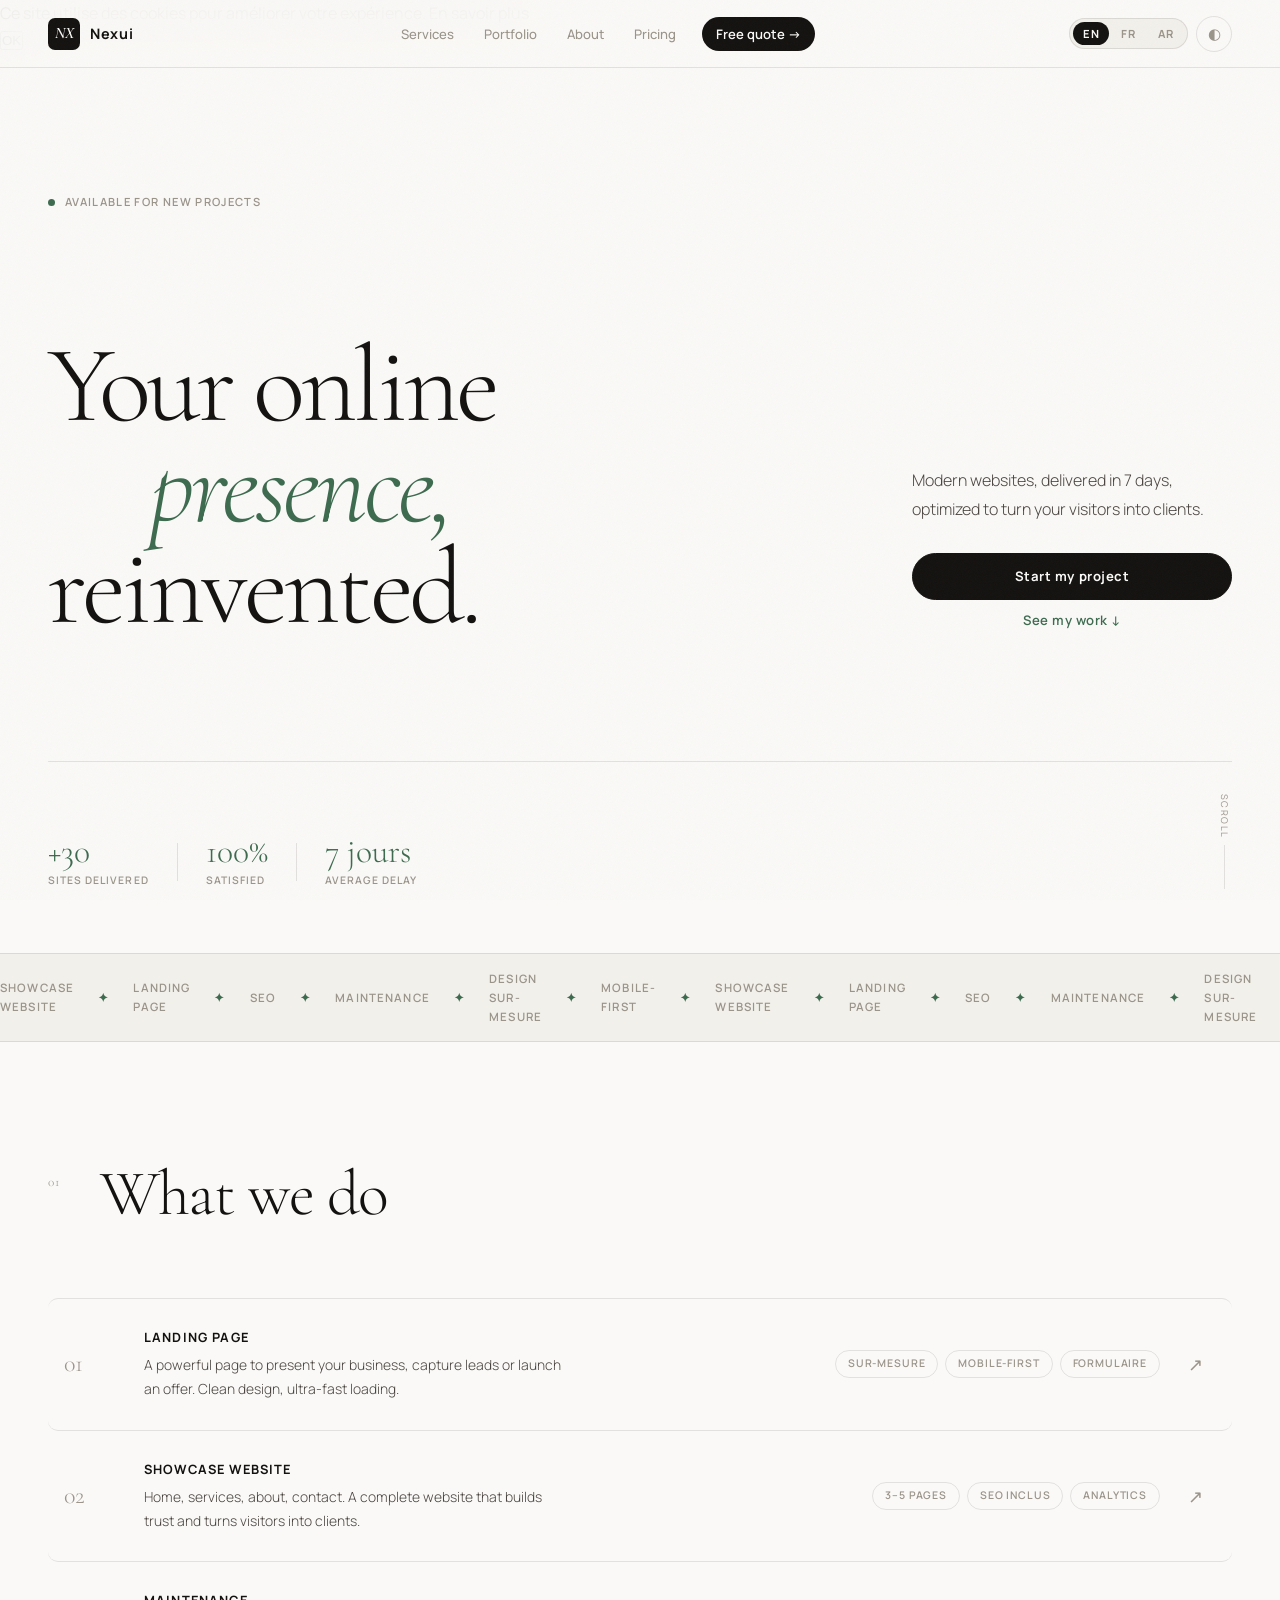
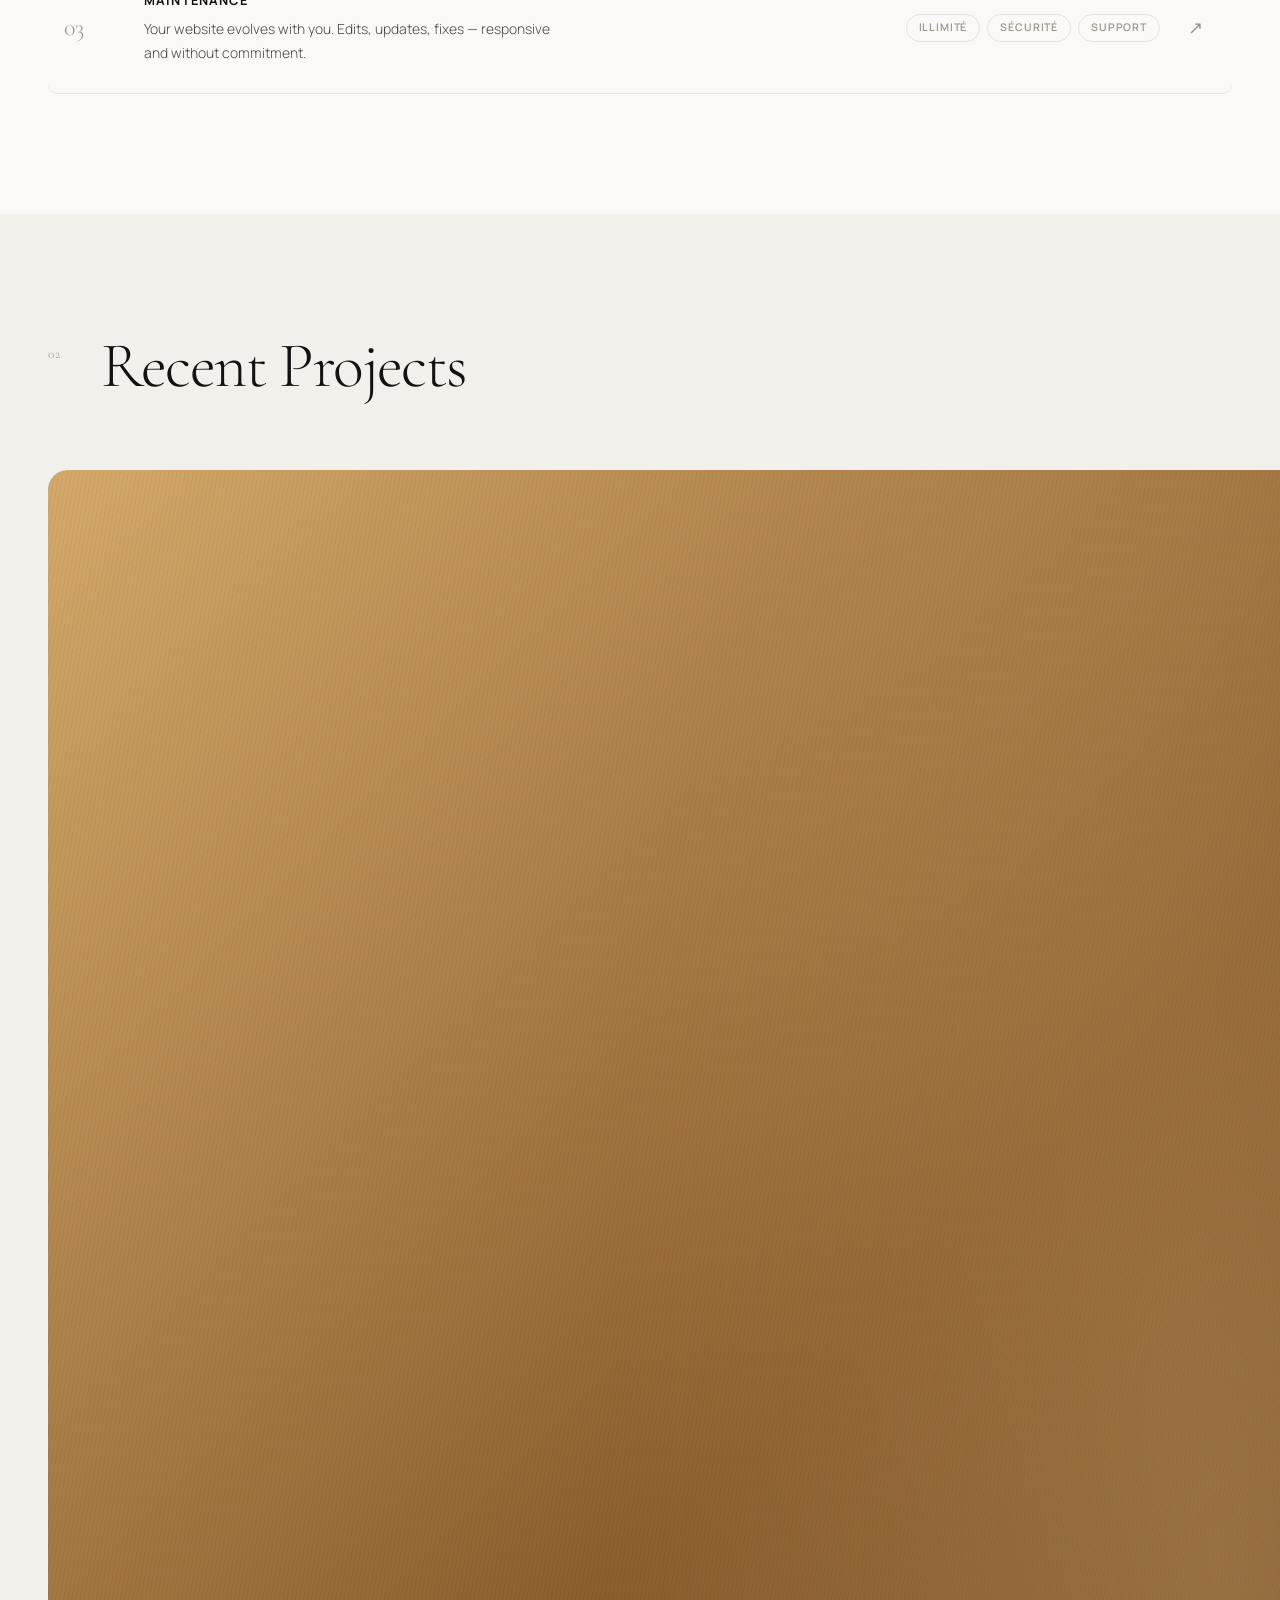
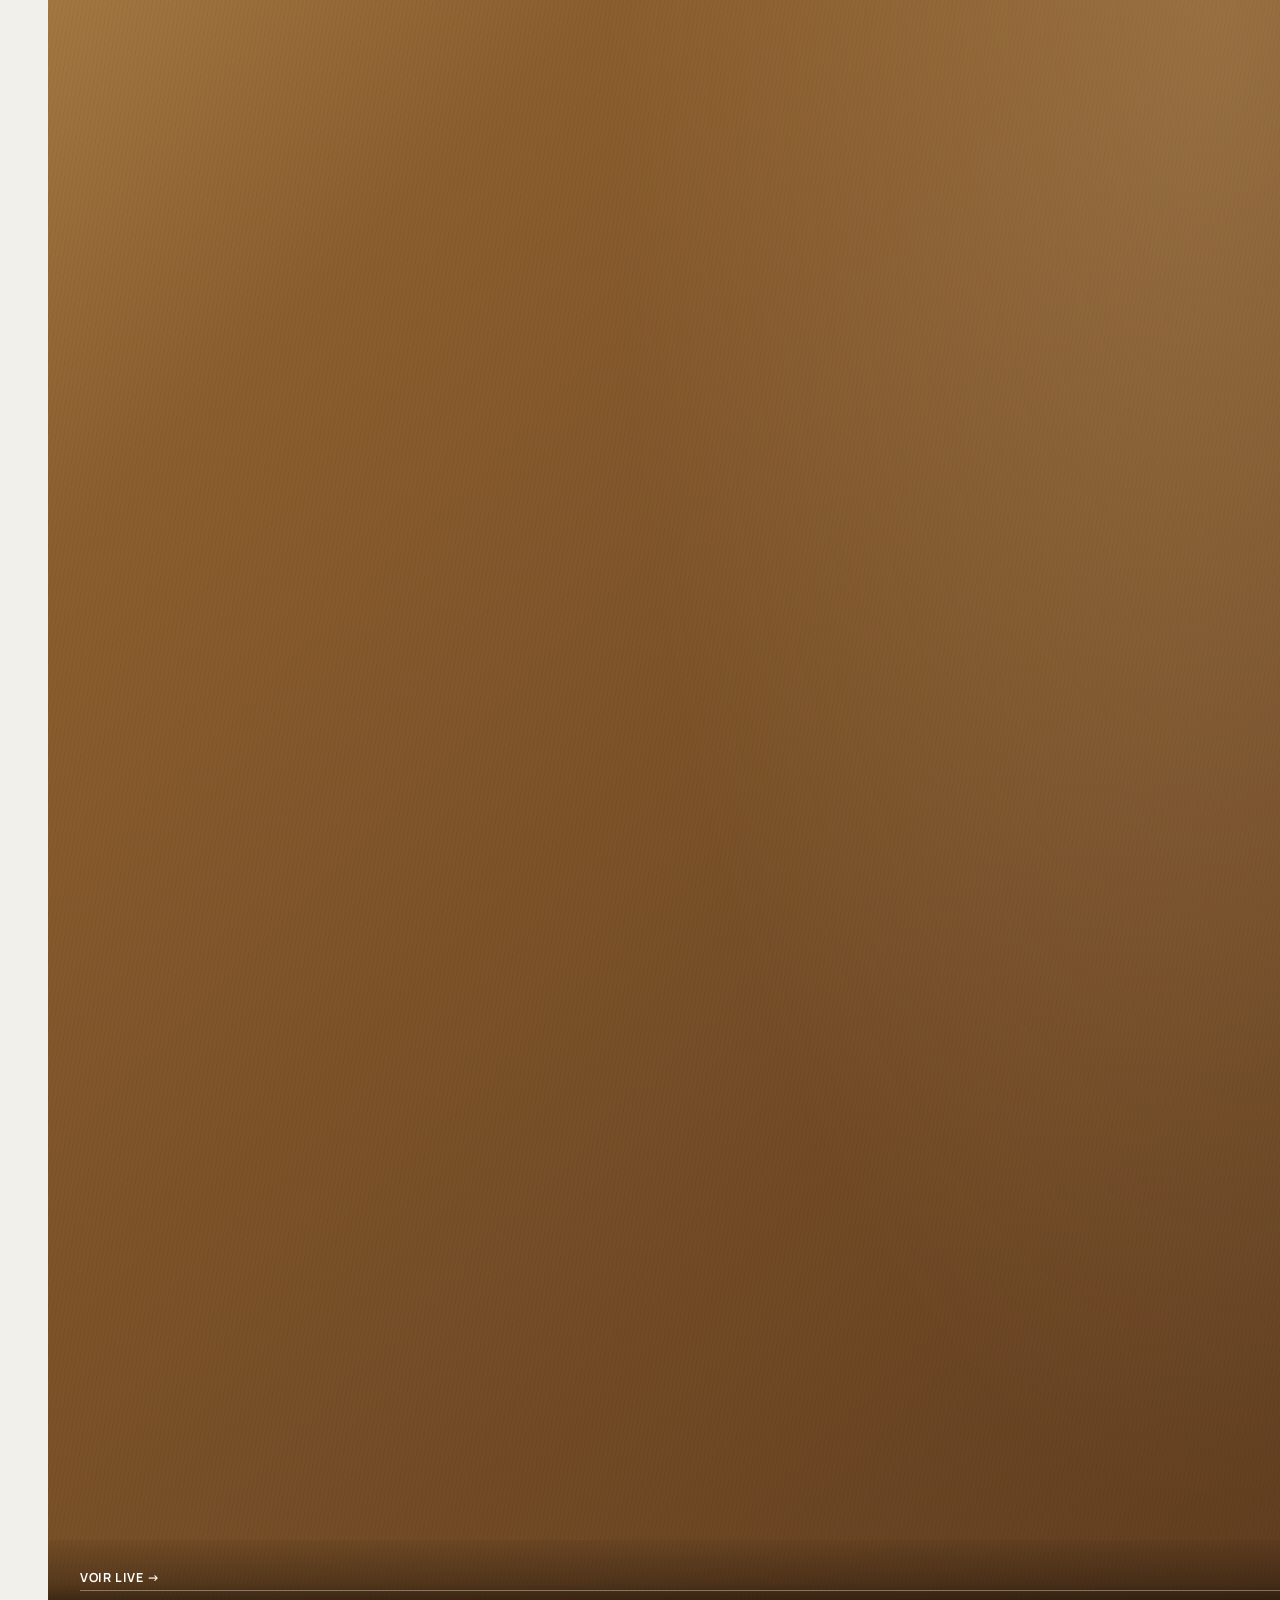
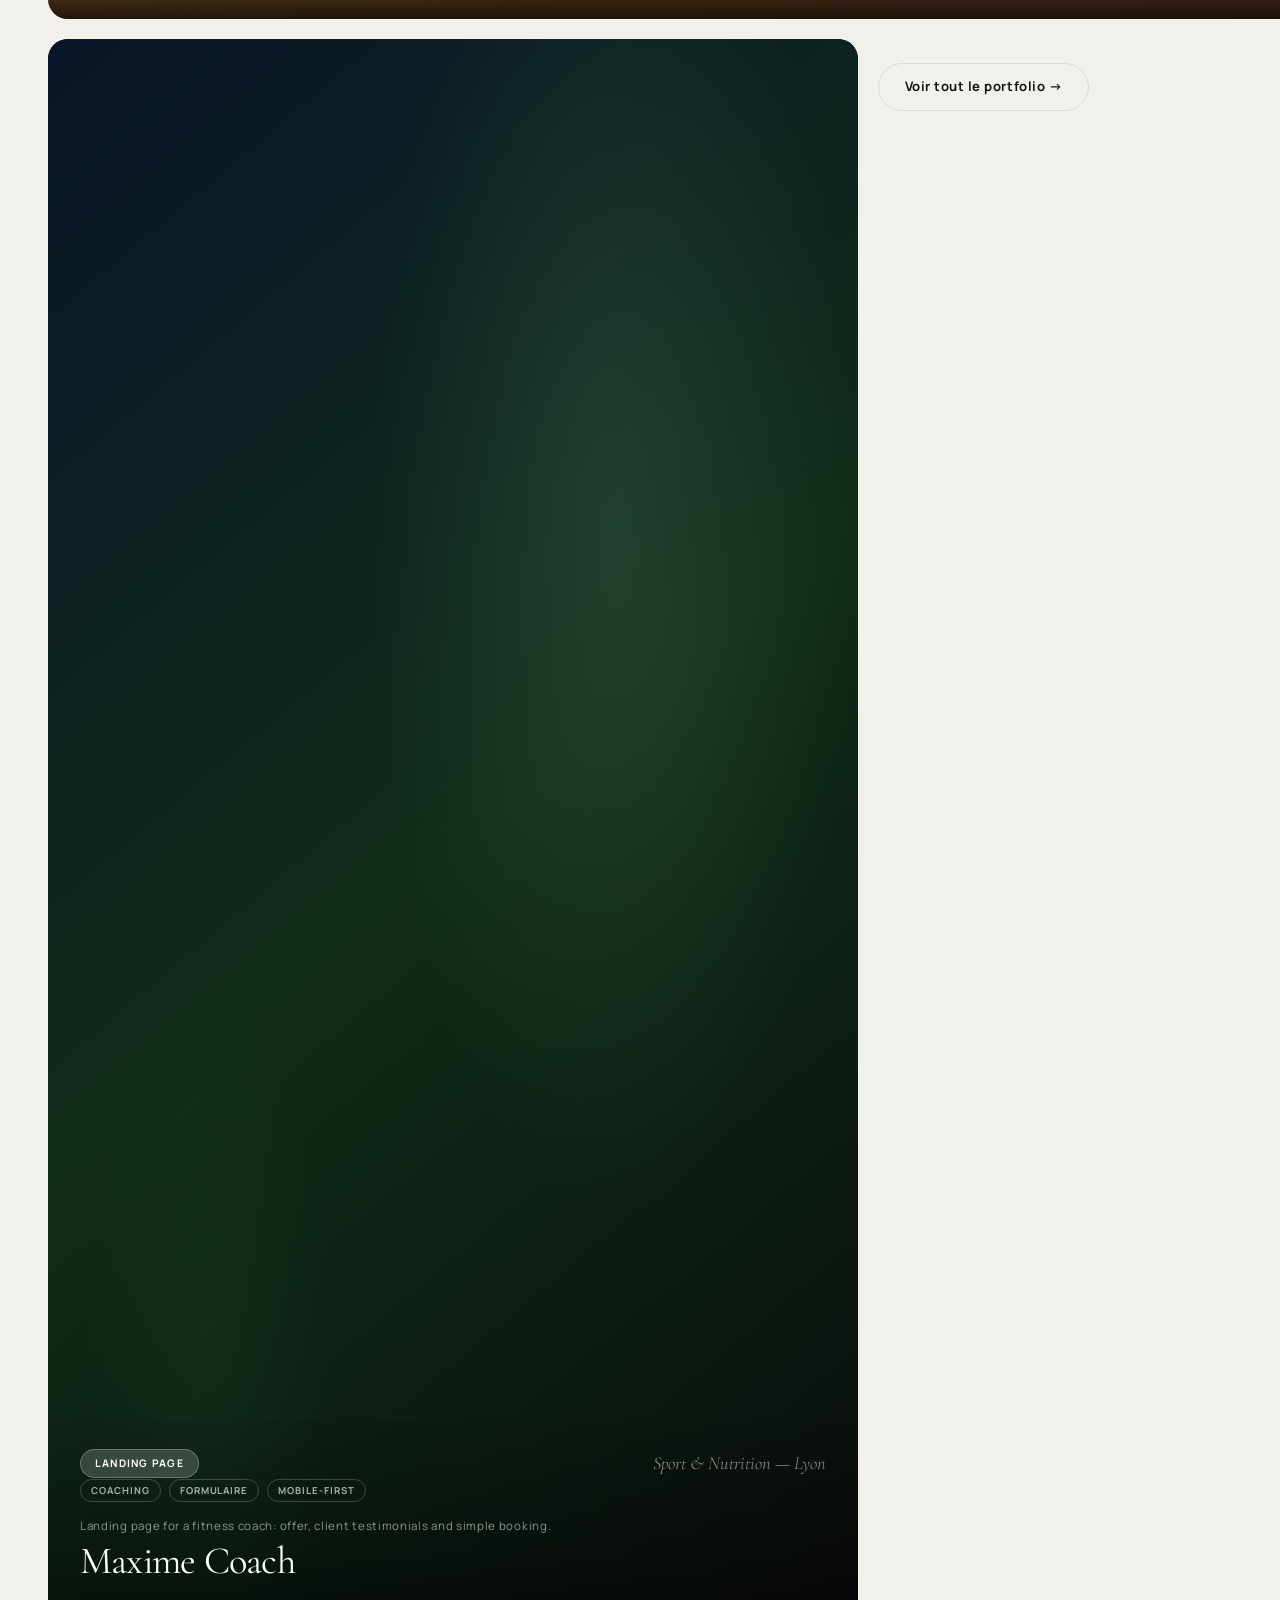
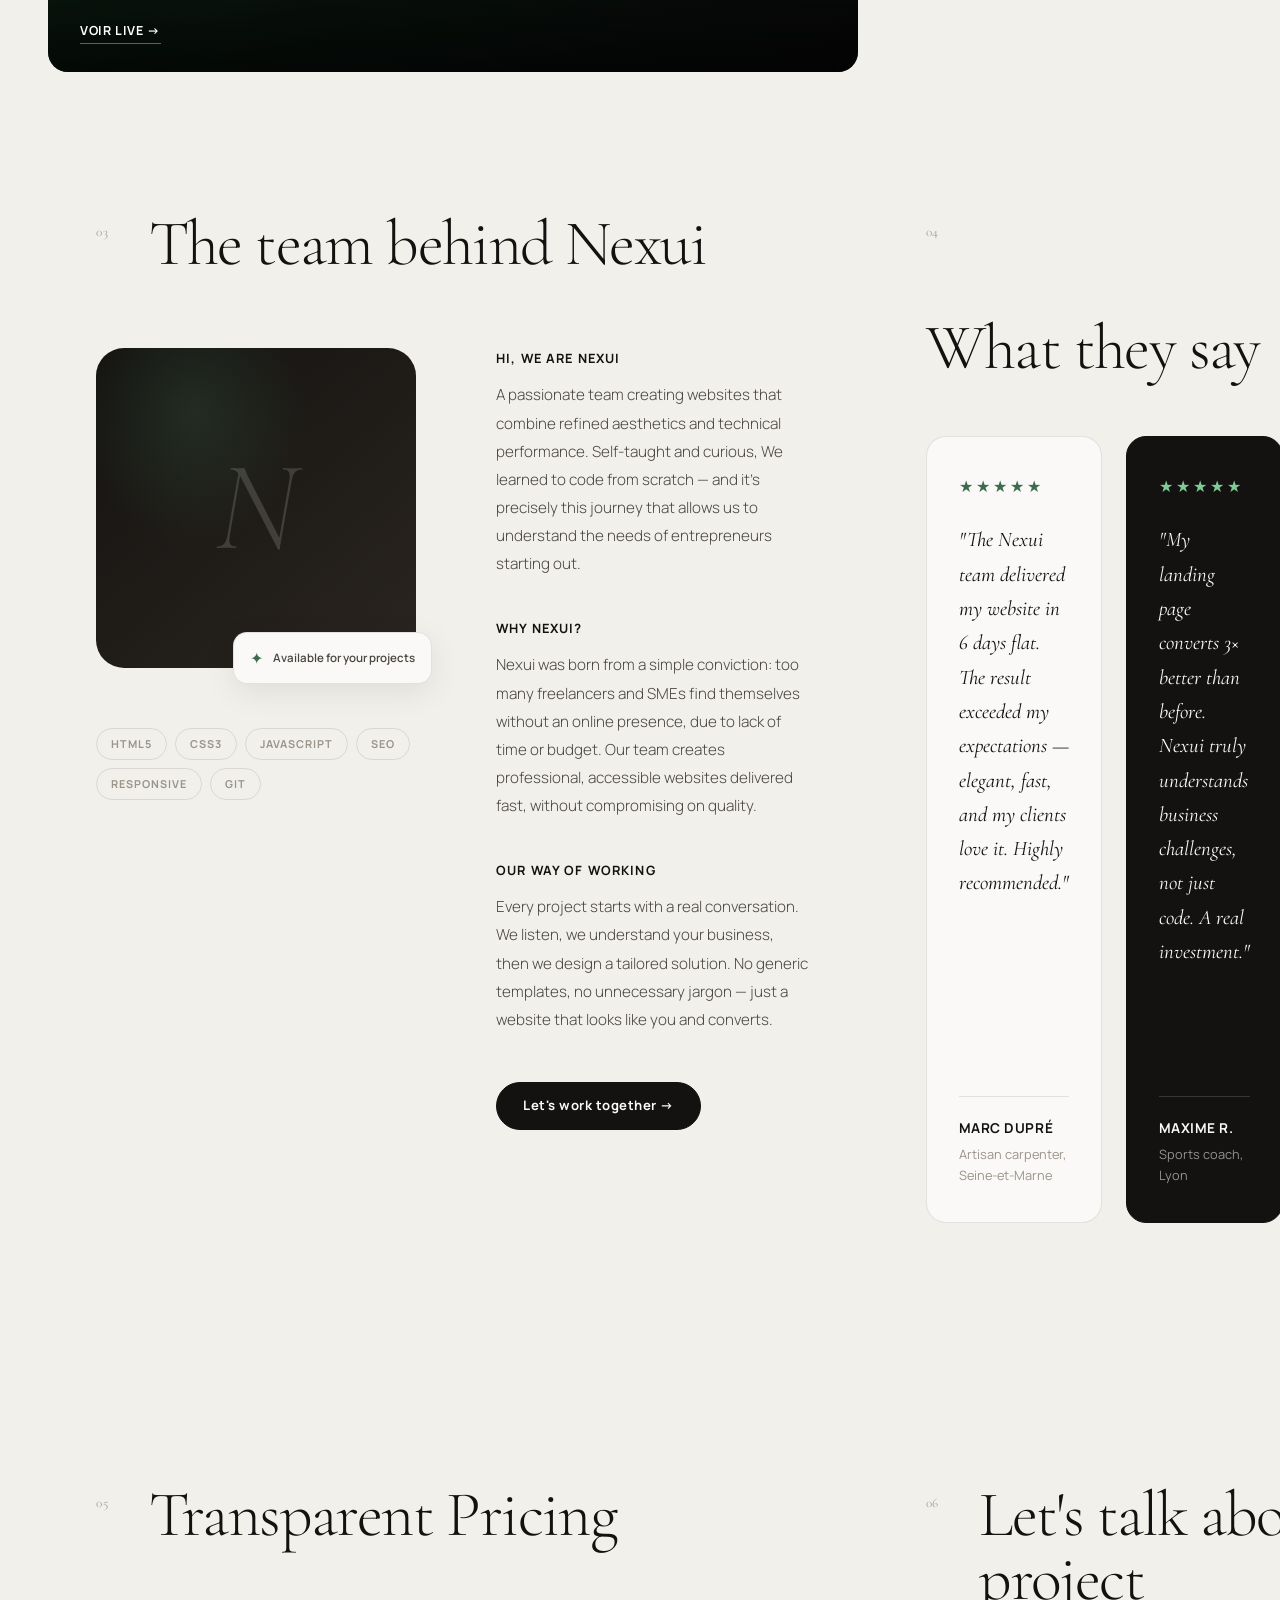
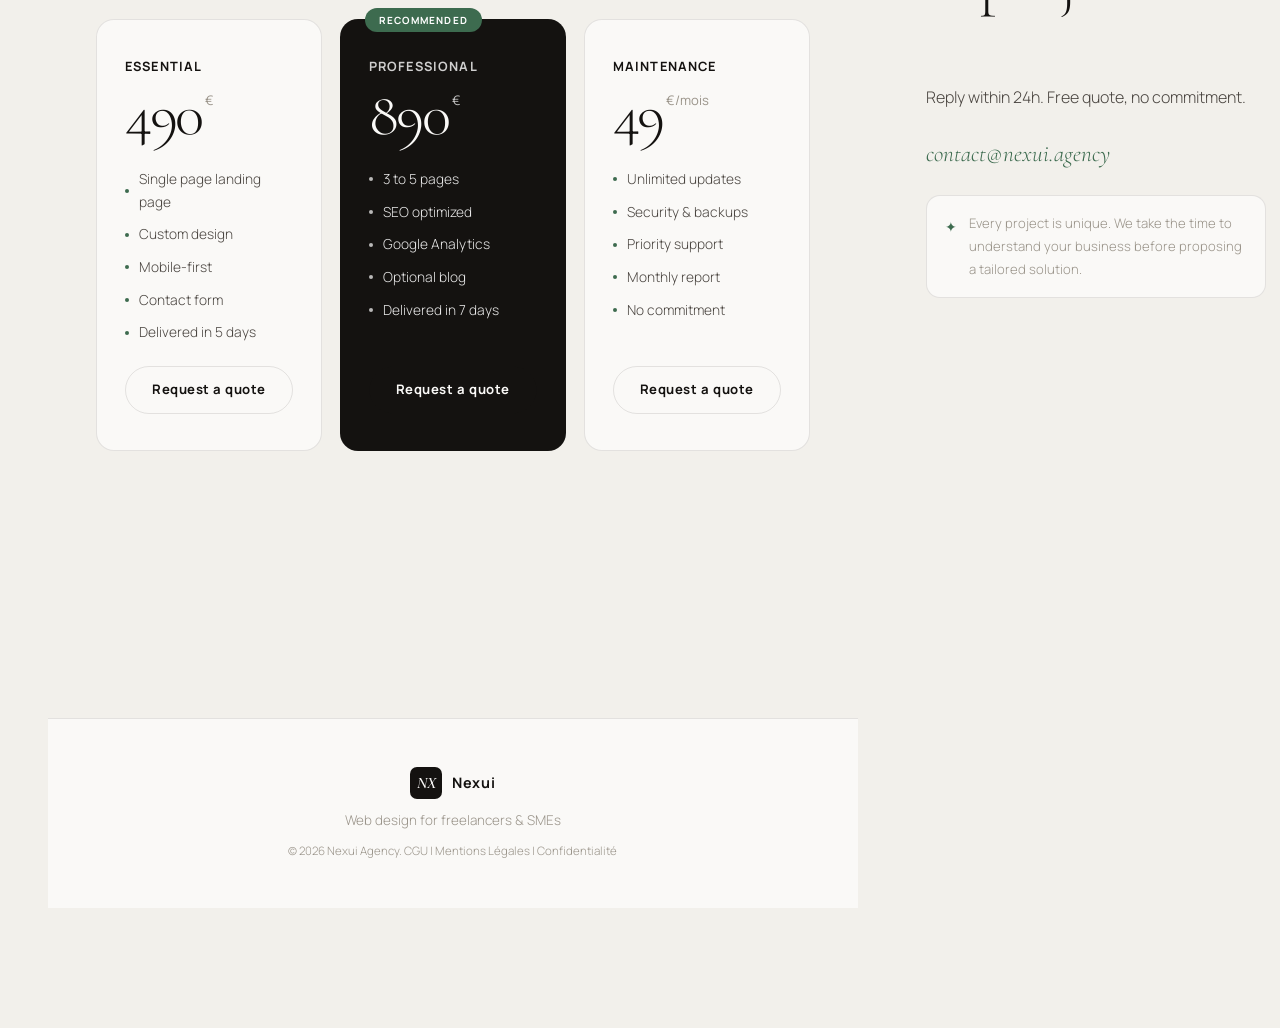
<file: index.html>
<!DOCTYPE html>
<html lang="fr" dir="ltr">
<head>
  <meta charset="UTF-8">
  <meta name="viewport" content="width=device-width, initial-scale=1.0">
  <title>Nexui — Agence web moderne & internationale | Sites web rapides et élégants</title>
  <meta name="description" content="Nexui crée des sites web professionnels, rapides et optimisés SEO pour les indépendants et PME partout dans le monde. Sites vitrines, landing pages, maintenance. Devis gratuit.">
  <meta name="author" content="Nexui Agency">
  <meta name="robots" content="index, follow">
  <link rel="canonical" href="https://nea-dev04.github.io/Webmotic/">
  <meta property="og:title" content="Nexui — Agence web moderne & internationale">
  <meta property="og:description" content="Sites web professionnels, rapides et optimisés pour les indépendants et PME.">
  <meta property="og:type" content="website">
  <meta property="og:locale" content="fr_FR">
  <script type="application/ld+json">
  {"@context":"https://schema.org","@type":"ProfessionalService","name":"Nexui Agency","description":"Création de sites web modernes pour indépendants et PME","url":"https://nexui.agency","serviceType":["Création de site web","Développement web","Maintenance web"],"areaServed":"Worldwide","priceRange":"€€"}
  </script>
  <link rel="preconnect" href="https://fonts.googleapis.com">
  <link rel="preconnect" href="https://fonts.gstatic.com" crossorigin>
  <link href="https://fonts.googleapis.com/css2?family=Cormorant+Garamond:ital,wght@0,300;0,400;0,600;1,300;1,400;1,600&family=Manrope:wght@300;400;500;600;700&display=swap" rel="stylesheet">
  <link rel="stylesheet" href="style.css">
</head>

  <!-- Avant </body> -->

<div class="cookie-banner" id="cookie-banner">
  <p>Ce site utilise des cookies pour améliorer votre expérience. <a href="/confidentialite.html">En savoir plus</a></p>
  <button id="cookie-accept">OK</button>
</div>
<body>

  <div class="grain" aria-hidden="true"></div>

  <!-- ===== HEADER ===== -->
  <header id="header">
    <nav>
      <a href="#" class="logo">
        <span class="logo-wm">NX</span>
        <span class="logo-text">Nexui</span>
      </a>
      <ul class="nav-links" id="nav-links">
        <li><a href="#services" data-i18n="nav.services">Services</a></li>
        <li><a href="#portfolio" data-i18n="nav.portfolio">Réalisations</a></li>
        <li><a href="#apropos" data-i18n="nav.about">À propos</a></li>
        <li><a href="#tarifs" data-i18n="nav.pricing">Tarifs</a></li>
        <li><a href="#contact" class="nav-cta" data-i18n="nav.cta">Devis gratuit →</a></li>
      </ul>
      <div class="nav-right">
        <div class="lang-switcher">
          <button class="lang-btn active" data-lang="en">EN</button>
          <button class="lang-btn" data-lang="fr">FR</button>
          <button class="lang-btn" data-lang="ar">AR</button>
        </div>
        <button id="theme-toggle" class="theme-btn" aria-label="Changer le thème">◐</button>
        <button class="burger" id="burger" aria-label="Menu" aria-expanded="false">
          <span></span><span></span>
        </button>
      </div>
    </nav>
  </header>

  <!-- ===== HERO ===== -->
  <section class="hero">
    <div class="hero-eyebrow">
      <span class="dot-pulse"></span>
      <span data-i18n="hero.available">Disponible pour nouveaux projets</span>
    </div>

    <div class="hero-content">
      <h1>
        <span class="h1-line" data-i18n="hero.line1">Votre présence</span>
        <span class="h1-line h1-indent"><em data-i18n="hero.line2">en ligne,</em></span>
        <span class="h1-line" data-i18n="hero.line3">réinventée.</span>
      </h1>
      <div class="hero-aside">
        <p class="hero-sub" data-i18n="hero.sub">Sites web modernes, livrés en 7 jours, optimisés pour convertir vos visiteurs en clients.</p>
        <div class="hero-actions">
          <a href="#contact" class="btn btn-primary" data-i18n="hero.cta1">Démarrer mon projet</a>
          <a href="#portfolio" class="btn btn-ghost" data-i18n="hero.cta2">Voir mes travaux ↓</a>
        </div>
      </div>
    </div>

    <div class="hero-bottom">
      <div class="stats">
        <div class="stat">
          <strong>+30</strong>
          <span data-i18n="hero.stat1">sites livrés</span>
        </div>
        <div class="stat-sep"></div>
        <div class="stat">
          <strong>100%</strong>
          <span data-i18n="hero.stat2">satisfaits</span>
        </div>
        <div class="stat-sep"></div>
        <div class="stat">
          <strong>7 jours</strong>
          <span data-i18n="hero.stat3">délai moyen</span>
        </div>
      </div>
      <div class="scroll-indicator" aria-hidden="true">
        <span>Scroll</span>
        <div class="scroll-bar"><div class="scroll-cursor"></div></div>
      </div>
    </div>
  </section>

  <!-- ===== MARQUEE ===== -->
  <div class="marquee-wrap" aria-hidden="true">
    <div class="marquee-inner">
      <div class="marquee-track">
        <span data-i18n="services.s2.title">Site Vitrine</span><em>✦</em>
        <span data-i18n="services.s1.title">Landing Page</span><em>✦</em>
        <span>SEO</span><em>✦</em>
        <span data-i18n="services.s3.title">Maintenance</span><em>✦</em>
        <span>Design sur-mesure</span><em>✦</em>
        <span>Mobile-first</span><em>✦</em>
        <span data-i18n="services.s2.title">Site Vitrine</span><em>✦</em>
        <span data-i18n="services.s1.title">Landing Page</span><em>✦</em>
        <span>SEO</span><em>✦</em>
        <span data-i18n="services.s3.title">Maintenance</span><em>✦</em>
        <span>Design sur-mesure</span><em>✦</em>
        <span>Mobile-first</span><em>✦</em>
      </div>
    </div>
  </div>

  <!-- ===== SERVICES ===== -->
  <section id="services" class="section">
    <div class="container">
      <div class="section-label">
        <span class="label-num">01</span>
        <h2 data-i18n="services.title">Ce que nous faisons</h2>
      </div>

      <div class="services-list">
        <article class="svc" itemscope itemtype="https://schema.org/Service">
          <div class="svc-index">01</div>
          <div class="svc-content">
            <h3 itemprop="name" data-i18n="services.s1.title">Landing Page</h3>
            <p itemprop="description"><span data-i18n="services.s1.desc">Une page percutante pour présenter votre activité, capter des leads ou lancer une offre. Design soigné, chargement ultra-rapide.</span></p>
          </div>
          <div class="svc-tags">
            <span>Sur-mesure</span>
            <span>Mobile-first</span>
            <span>Formulaire</span>
          </div>
          <div class="svc-arrow">↗</div>
        </article>

        <article class="svc" itemscope itemtype="https://schema.org/Service">
          <div class="svc-index">02</div>
          <div class="svc-content">
            <h3 itemprop="name" data-i18n="services.s2.title">Site Vitrine</h3>
            <p itemprop="description"><span data-i18n="services.s2.desc">Accueil, services, à propos, contact. Un site complet qui inspire confiance et transforme vos visiteurs en clients.</span></p>
          </div>
          <div class="svc-tags">
            <span>3–5 pages</span>
            <span>SEO inclus</span>
            <span>Analytics</span>
          </div>
          <div class="svc-arrow">↗</div>
        </article>

        <article class="svc" itemscope itemtype="https://schema.org/Service">
          <div class="svc-index">03</div>
          <div class="svc-content">
            <h3 itemprop="name" data-i18n="services.s3.title">Maintenance</h3>
            <p itemprop="description"><span data-i18n="services.s3.desc">Votre site évolue avec vous. Modifications, mises à jour, corrections — réactif et sans engagement.</span></p>
          </div>
          <div class="svc-tags">
            <span>Illimité</span>
            <span>Sécurité</span>
            <span>Support</span>
          </div>
          <div class="svc-arrow">↗</div>
        </article>
      </div>
    </div>
  </section>

  <!-- ===== PORTFOLIO ===== -->
  <section id="portfolio" class="section section-alt">
    <div class="container">
      <div class="section-label">
        <span class="label-num">02</span>
        <h2 data-i18n="portfolio.title">Réalisations récentes</h2>
      </div>

      <div class="portfolio-grid">

        <!-- PORTEFOLIO 1 - ATELIER DUPRÉ LIVE -->
<div class="pf-card pf-card--wood reveal">
  <div class="pf-card-bg"></div>
  
  <!-- TON IMAGE DANS /img/ -->
  <img src="/img/atelier-dupre-preview.jpg" 
       alt="Atelier Dupré menuiserie artisanale" 
       class="pf-image">
  
  <div class="pf-card-content">
    <!-- tes textes existants... -->
    <a href="https://atelier-dupre.vercel.app/" target="_blank" 
       class="pf-cta" data-i18n="pf.cta">Voir live →</a>
  </div>
</div>

        <!-- Projet 2 — Coach sportif -->
      <div class="pf-card pf-card--dark reveal" data-i18n-group="pf2">
  <div class="pf-card-bg"></div>
  <img src="/img/maxime-coach-preview.jpg" alt="Maxime Coach" class="pf-image">
  <div class="pf-card-content">
    <div class="pf-card-top">
      <span class="pf-badge" data-i18n="pf2.badge">Landing page</span>
      <span class="pf-year" data-i18n="pf2.sector">Sport & Nutrition — Lyon</span>
    </div>
    <div class="pf-card-body">
      <div class="pf-card-tags">
        <span>Coaching</span><span>Formulaire</span><span>Mobile-first</span>
      </div>
      <div class="pf-card-title">
        <span class="pf-sector" data-i18n="pf2.desc">
          Landing page pour coach sportif : offre, témoignages clients, prise de rendez-vous simple.
        </span>
        <h3 data-i18n="pf2.title">Maxime Coach</h3>
      </div>
      <div class="pf-card-footer">
        <a href="https://maxime-coach.vercel.app/" target="_blank" class="pf-cta" data-i18n="pf.cta">
          Voir live →
        </a>
      </div>
    </div>
  </div>
</div>
        
<div style="margin-top:24px;">
  <a href="/portfolio.html" class="btn btn-outline">Voir tout le portfolio →</a>
</div>

  <!-- ===== À PROPOS ===== -->
  <section id="apropos" class="section">
    <div class="container">
      <div class="section-label">
        <span class="label-num">03</span>
        <h2 data-i18n="about.title">L'équipe derrière Nexui</h2>
      </div>
      <div class="about-layout">
        <div class="about-visual">
          <div class="about-avatar">
            <div class="avatar-shape">
              <div class="avatar-initial">N</div>
            </div>
            <div class="avatar-badge">
              <span>✦</span>
              <p data-i18n="about.badge">Disponible pour vos projets</p>
            </div>
          </div>
          <div class="about-skills">
            <span>HTML5</span>
            <span>CSS3</span>
            <span>JavaScript</span>
            <span>SEO</span>
            <span>Responsive</span>
            <span>Git</span>
          </div>
        </div>
        <div class="about-text">
          <div class="about-block">
            <h3><span data-i18n="about.h1">Bonjour, nous sommes Nexui</span></h3>
            <p data-i18n="about.p1">Une équipe passionnée qui crée des sites alliant esthétique soignée et performance technique. Nous avons appris en partant de zéro — et c'est précisément ce parcours qui nous permet de comprendre les besoins des entrepreneurs qui se lancent.</p>
          </div>
          <div class="about-block">
            <h3><span data-i18n="about.h2">Pourquoi Nexui ?</span></h3>
            <p data-i18n="about.p2">Nexui est né d'une conviction simple : trop de petits indépendants et de PME se retrouvent sans présence en ligne, faute de temps ou de budget. Notre équipe crée des sites professionnels, accessibles et livrés vite, sans compromis sur la qualité.</p>
          </div>
          <div class="about-block">
            <h3><span data-i18n="about.h3">Notre façon de travailler</span></h3>
            <p data-i18n="about.p3">Chaque projet commence par une vraie conversation. Nous écoutons, nous comprenons votre activité, puis nous concevons une solution sur-mesure. Pas de template générique, pas de jargon inutile — juste un site qui vous ressemble et qui convertit.</p>
          </div>
          <a href="#contact" class="btn btn-primary about-cta" data-i18n="about.cta">Travaillons ensemble →</a>
        </div>
      </div>
    </div>
  </section>

  <!-- ===== TÉMOIGNAGES ===== -->
  <section id="temoignages" class="section section-alt">
    <div class="container">
      <div class="section-label">
        <span class="label-num">04</span>
      </div>
      <h2 class="section-title" data-i18n="reviews.title">Ce qu'ils <em>disent</em></h2>
      <div class="reviews-grid">

        <article class="review-card">
          <div class="review-stars">★★★★★</div>
          <blockquote class="review-quote" data-i18n="reviews.r1.quote">"L'équipe Nexui a livré mon site en 6 jours chrono. Le résultat dépasse mes attentes — élégant, rapide, et mes clients adorent. Je recommande les yeux fermés."</blockquote>
          <div class="review-footer">
            <span class="review-name" data-i18n="reviews.r1.name">Marc Dupré</span>
            <span class="review-role" data-i18n="reviews.r1.role">Menuisier artisan, Seine-et-Marne</span>
          </div>
        </article>

        <article class="review-card review-card--accent">
          <div class="review-stars">★★★★★</div>
          <blockquote class="review-quote" data-i18n="reviews.r2.quote">"Ma landing page convertit 3× mieux qu'avant. Nexui comprend vraiment les enjeux business, pas seulement le code. Un vrai investissement."</blockquote>
          <div class="review-footer">
            <span class="review-name" data-i18n="reviews.r2.name">Maxime R.</span>
            <span class="review-role" data-i18n="reviews.r2.role">Coach sportif, Lyon</span>
          </div>
        </article>

        <article class="review-card">
          <div class="review-stars">★★★★★</div>
          <blockquote class="review-quote" data-i18n="reviews.r3.quote">"Une équipe professionnelle, réactive et à l'écoute. Mon site reflète exactement l'univers de ma marque. Je n'aurais pas pu trouver mieux pour ce budget."</blockquote>
          <div class="review-footer">
            <span class="review-name" data-i18n="reviews.r3.name">Maëlis V.</span>
            <span class="review-role" data-i18n="reviews.r3.role">Créatrice de bijoux, Paris</span>
          </div>
        </article>

      </div>
    </div>
  </section>

  <!-- ===== TARIFS ===== -->
  <section id="tarifs" class="section">
    <div class="container">
      <div class="section-label">
        <span class="label-num">05</span>
        <h2 data-i18n="pricing.title">Tarifs transparents</h2>
      </div>

      <p id="currency-note" style="display:none;font-size:.8rem;color:var(--fg-muted);margin-bottom:16px;font-style:italic;"></p>
      <div class="pricing-grid">
        <div class="price-card">
          <div class="price-top">
            <h3 data-i18n="pricing.p1.name">Essentiel</h3>
            <div class="price-val"><strong id="price-1">490</strong><span id="currency-1">€</span></div>
          </div>
          <ul>
            <li data-i18n="p1.li1">Landing page 1 page</li>
            <li data-i18n="p1.li2">Design personnalisé</li>
            <li data-i18n="p1.li3">Mobile-first</li>
            <li data-i18n="p1.li4">Formulaire de contact</li>
            <li data-i18n="p1.li5">Livraison en 5 jours</li>
          </ul>
          <a href="#contact" class="btn btn-outline" data-i18n="pricing.btn">Demander un devis</a>
        </div>

        <div class="price-card price-card--star">
          <div class="price-badge" data-i18n="pricing.recommended">Recommandé</div>
          <div class="price-top">
            <h3 data-i18n="pricing.p2.name">Professionnel</h3>
            <div class="price-val"><strong id="price-2">890</strong><span id="currency-2">€</span></div>
          </div>
          <ul>
            <li data-i18n="p2.li1">Site 3 à 5 pages</li>
            <li data-i18n="p2.li2">SEO optimisé</li>
            <li data-i18n="p2.li3">Google Analytics</li>
            <li data-i18n="p2.li4">Blog optionnel</li>
            <li data-i18n="p2.li5">Livraison en 7 jours</li>
          </ul>
          <a href="#contact" class="btn btn-primary" data-i18n="pricing.btn">Demander un devis</a>
        </div>

        <div class="price-card">
          <div class="price-top">
            <h3 data-i18n="services.s3.title">Maintenance</h3>
            <div class="price-val"><strong id="price-3">49</strong><span id="currency-3">€/mois</span></div>
          </div>
          <ul>
            <li data-i18n="p3.li1">Mises à jour illimitées</li>
            <li data-i18n="p3.li2">Sécurité & sauvegardes</li>
            <li data-i18n="p3.li3">Support prioritaire</li>
            <li data-i18n="p3.li4">Rapport mensuel</li>
            <li data-i18n="p3.li5">Sans engagement</li>
          </ul>
          <a href="#contact" class="btn btn-outline" data-i18n="pricing.btn">Demander un devis</a>
        </div>
      </div>
    </div>
  </section>

  <!-- ===== CONTACT ===== -->
  <section id="contact" class="section section-alt">
    <div class="container">
      <div class="section-label">
        <span class="label-num">06</span>
        <h2 data-i18n="contact.title">Parlons de votre projet</h2>
      </div>

      <div class="contact-layout">
        <div class="contact-left">
          <p class="contact-intro" data-i18n="contact.intro">Réponse sous 24h. Devis gratuit, sans engagement.</p>
          <a href="#" class="contact-email" id="contact-email-link"><span id="email-display"></span></a>
          <div class="contact-note">
            <span class="note-icon">✦</span>
            <p><span data-i18n="contact.note">Chaque projet est unique. Nous prenons le temps de comprendre votre activité avant de vous proposer une solution adaptée.</span></p>
          </div>
        </div>

        <form id="contact-form" novalidate>
          <input type="hidden" name="access_key" value="bbfe74a7-5490-4a05-8c76-4bb0cd18b33b">
          <input type="hidden" name="subject" value="Nouveau devis - contact@nexui.agency">
          <input type="hidden" name="redirect" value="false">
          <div class="form-row">
            <div class="form-field">
              <label for="name">Nom</label>
              <input type="text" id="name" name="name" placeholder="Jean Dupont" required autocomplete="name">
            </div>
            <div class="form-field">
              <label for="email">Email</label>
              <input type="email" id="email" name="email" placeholder="jean@email.com" required autocomplete="email">
            </div>
          </div>
          <div class="form-field">
            <label for="project">Type de projet</label>
            <select id="project" name="project">
              <option value="">Choisir...</option>
              <option>Landing page</option>
              <option>Site vitrine</option>
              <option data-i18n="services.s3.title">Maintenance</option>
              <option>Autre</option>
            </select>
          </div>
          <div class="form-field">
            <label for="message">Message</label>
            <textarea id="message" name="message" placeholder="Décrivez votre projet..." required></textarea>
           </div>
          <div class="form-field">
<label><input type="checkbox" name="cgv" required> J'accepte les <a href="cgu.html">CGU</a></label>
</div>
          <button type="submit" class="btn btn-primary btn-full">Envoyer →</button>
          <p id="form-status" role="status" aria-live="polite"></p>
        </form>
      </div>
    </div>
  </section>

  <!-- ===== FOOTER ===== -->
  
  <script src="script.js"></script>
  
 <footer>
  <div class="container footer-inner">
    <a href="#hero" class="logo">
      <span class="logo-wm">NX</span>
      <span class="logo-text">Nexui</span>
    </a>
    <p data-i18n="footer.tagline">Création de sites web pour indépendants & PME</p>
    <p class="footer-copy">
      &copy; 2026 Nexui Agency. 
      <a href="cgu.html">CGU</a> | 
      <a href="mentions.html">Mentions Légales</a> | 
      <a href="confidentialite.html">Confidentialité</a>
    </p>
  </div>
</footer>
  
  
</body>
</html>
</file>
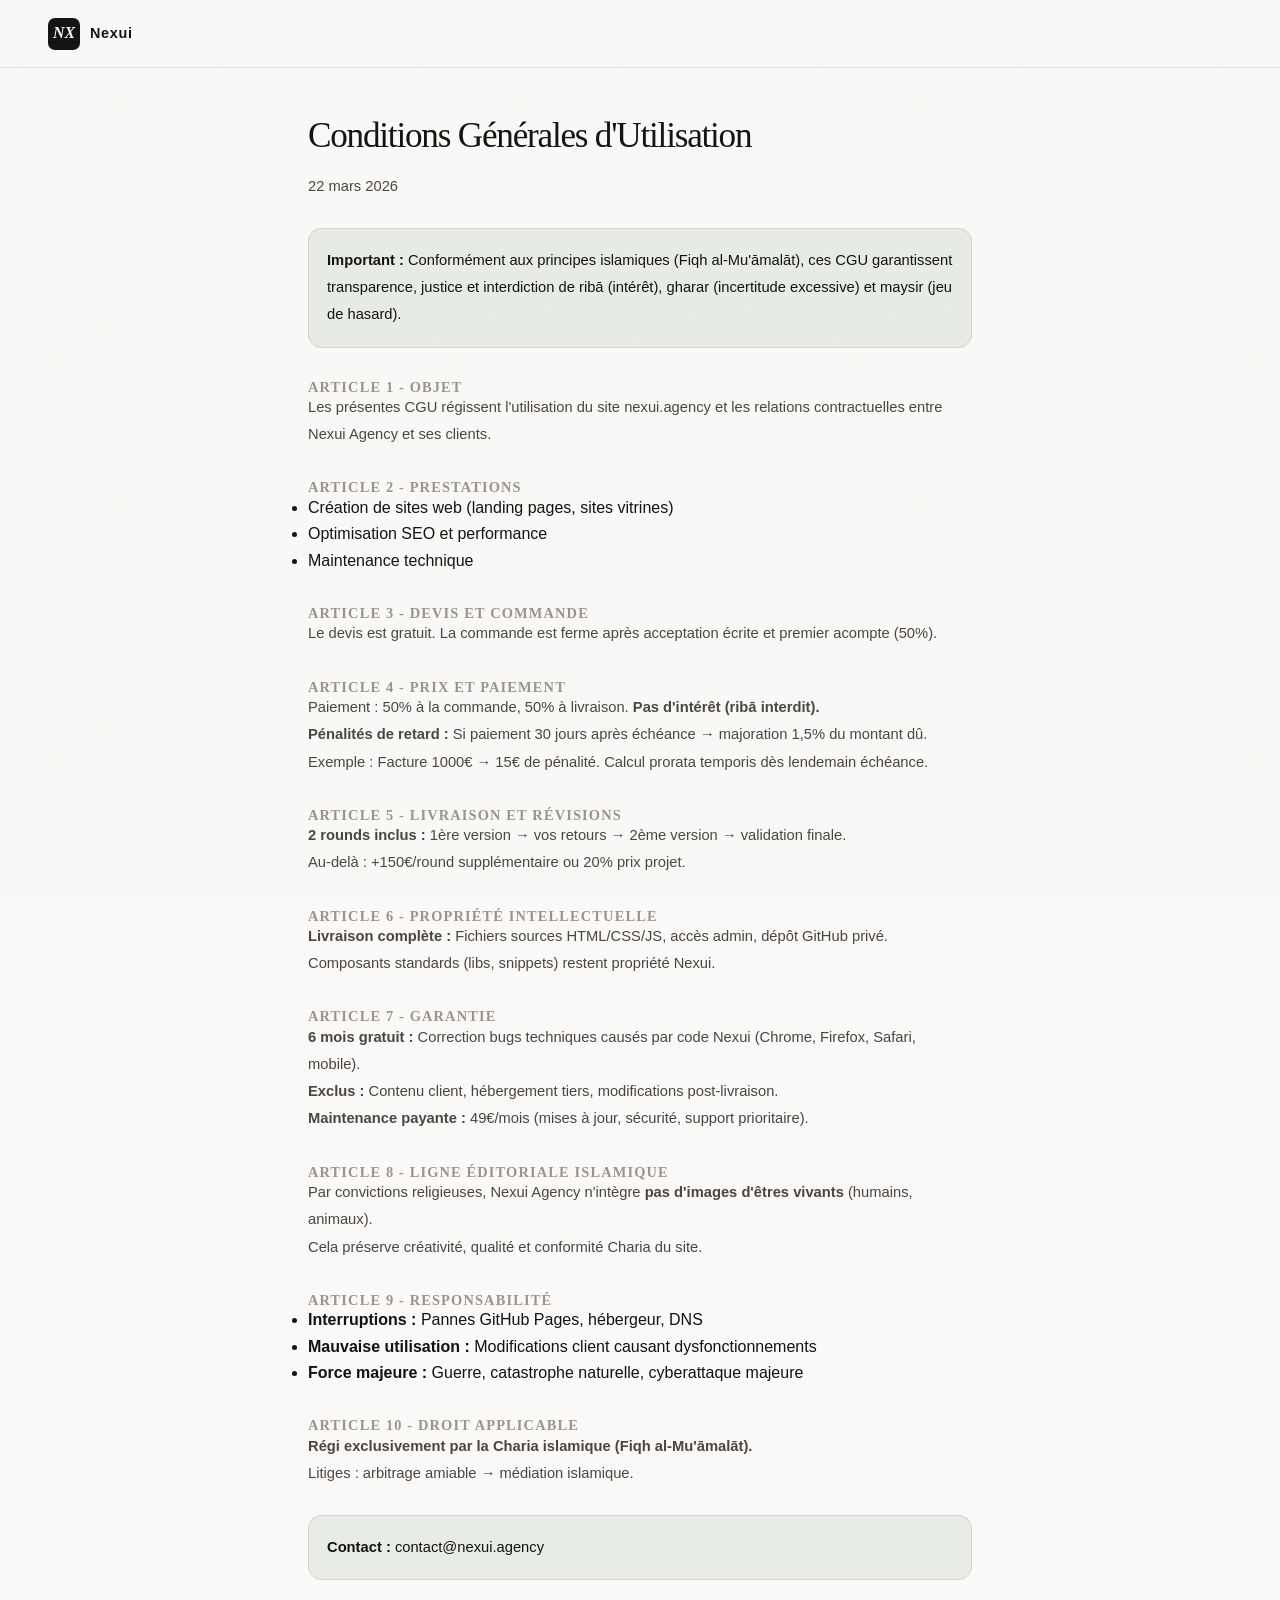
<file: cgu.html>
<!DOCTYPE html>
<html lang="fr">
<head>
  <meta charset="UTF-8">
  <meta name="viewport" content="width=device-width, initial-scale=1.0">
  <title>CGU - Nexui Agency</title>
  <meta name="robots" content="noindex, nofollow">
  <link rel="stylesheet" href="style.css">
</head>
<body>
  <div class="grain" aria-hidden="true"></div>
  <header id="header">
    <nav>
      <a href="index.html" class="logo"><span class="logo-wm">NX</span><span class="logo-text">Nexui</span></a>
    </nav>
  </header>
  <main class="section">
    <div class="container legal">
      <h1>Conditions Générales d'Utilisation</h1>
      <p class="legal-date">22 mars 2026</p>

      <div class="legal-important">
        <p><strong>Important :</strong> Conformément aux principes islamiques (Fiqh al-Mu'āmalāt), ces CGU garantissent transparence, justice et interdiction de ribā (intérêt), gharar (incertitude excessive) et maysir (jeu de hasard).</p>
      </div>

      <h2>Article 1 - Objet</h2>
      <p>Les présentes CGU régissent l'utilisation du site nexui.agency et les relations contractuelles entre Nexui Agency et ses clients.</p>

      <h2>Article 2 - Prestations</h2>
      <ul>
        <li>Création de sites web (landing pages, sites vitrines)</li>
        <li>Optimisation SEO et performance</li>
        <li>Maintenance technique</li>
      </ul>

      <h2>Article 3 - Devis et commande</h2>
      <p>Le devis est gratuit. La commande est ferme après acceptation écrite et premier acompte (50%).</p>

      <h2>Article 4 - Prix et paiement</h2>
      <p>Paiement : 50% à la commande, 50% à livraison. <strong>Pas d'intérêt (ribā interdit).</strong></p>
      <p><strong>Pénalités de retard :</strong> Si paiement 30 jours après échéance → majoration 1,5% du montant dû.<br>
      Exemple : Facture 1000€ → 15€ de pénalité. Calcul prorata temporis dès lendemain échéance.</p>

      <h2>Article 5 - Livraison et révisions</h2>
      <p><strong>2 rounds inclus :</strong> 1ère version → vos retours → 2ème version → validation finale.</p>
      <p>Au-delà : +150€/round supplémentaire ou 20% prix projet.</p>

      <h2>Article 6 - Propriété intellectuelle</h2>
      <p><strong>Livraison complète :</strong> Fichiers sources HTML/CSS/JS, accès admin, dépôt GitHub privé.<br>
      Composants standards (libs, snippets) restent propriété Nexui.</p>

      <h2>Article 7 - Garantie</h2>
      <p><strong>6 mois gratuit :</strong> Correction bugs techniques causés par code Nexui (Chrome, Firefox, Safari, mobile).<br>
      <strong>Exclus :</strong> Contenu client, hébergement tiers, modifications post-livraison.</p>
      <p><strong>Maintenance payante :</strong> 49€/mois (mises à jour, sécurité, support prioritaire).</p>

      <h2>Article 8 - Ligne éditoriale islamique</h2>
      <p>Par convictions religieuses, Nexui Agency n'intègre <strong>pas d'images d'êtres vivants</strong> (humains, animaux).<br>
      Cela préserve créativité, qualité et conformité Charia du site.</p>

      <h2>Article 9 - Responsabilité</h2>
      <ul>
        <li><strong>Interruptions :</strong> Pannes GitHub Pages, hébergeur, DNS</li>
        <li><strong>Mauvaise utilisation :</strong> Modifications client causant dysfonctionnements</li>
        <li><strong>Force majeure :</strong> Guerre, catastrophe naturelle, cyberattaque majeure</li>
      </ul>

      <h2>Article 10 - Droit applicable</h2>
      <p><strong>Régi exclusivement par la Charia islamique (Fiqh al-Mu'āmalāt).</strong><br>
      Litiges : arbitrage amiable → médiation islamique.</p>

      <div class="legal-important">
        <p><strong>Contact :</strong> <a href="mailto:contact@nexui.agency">contact@nexui.agency</a></p>
      </div>
    </div>
  </main>
</body>
</html>
</file>
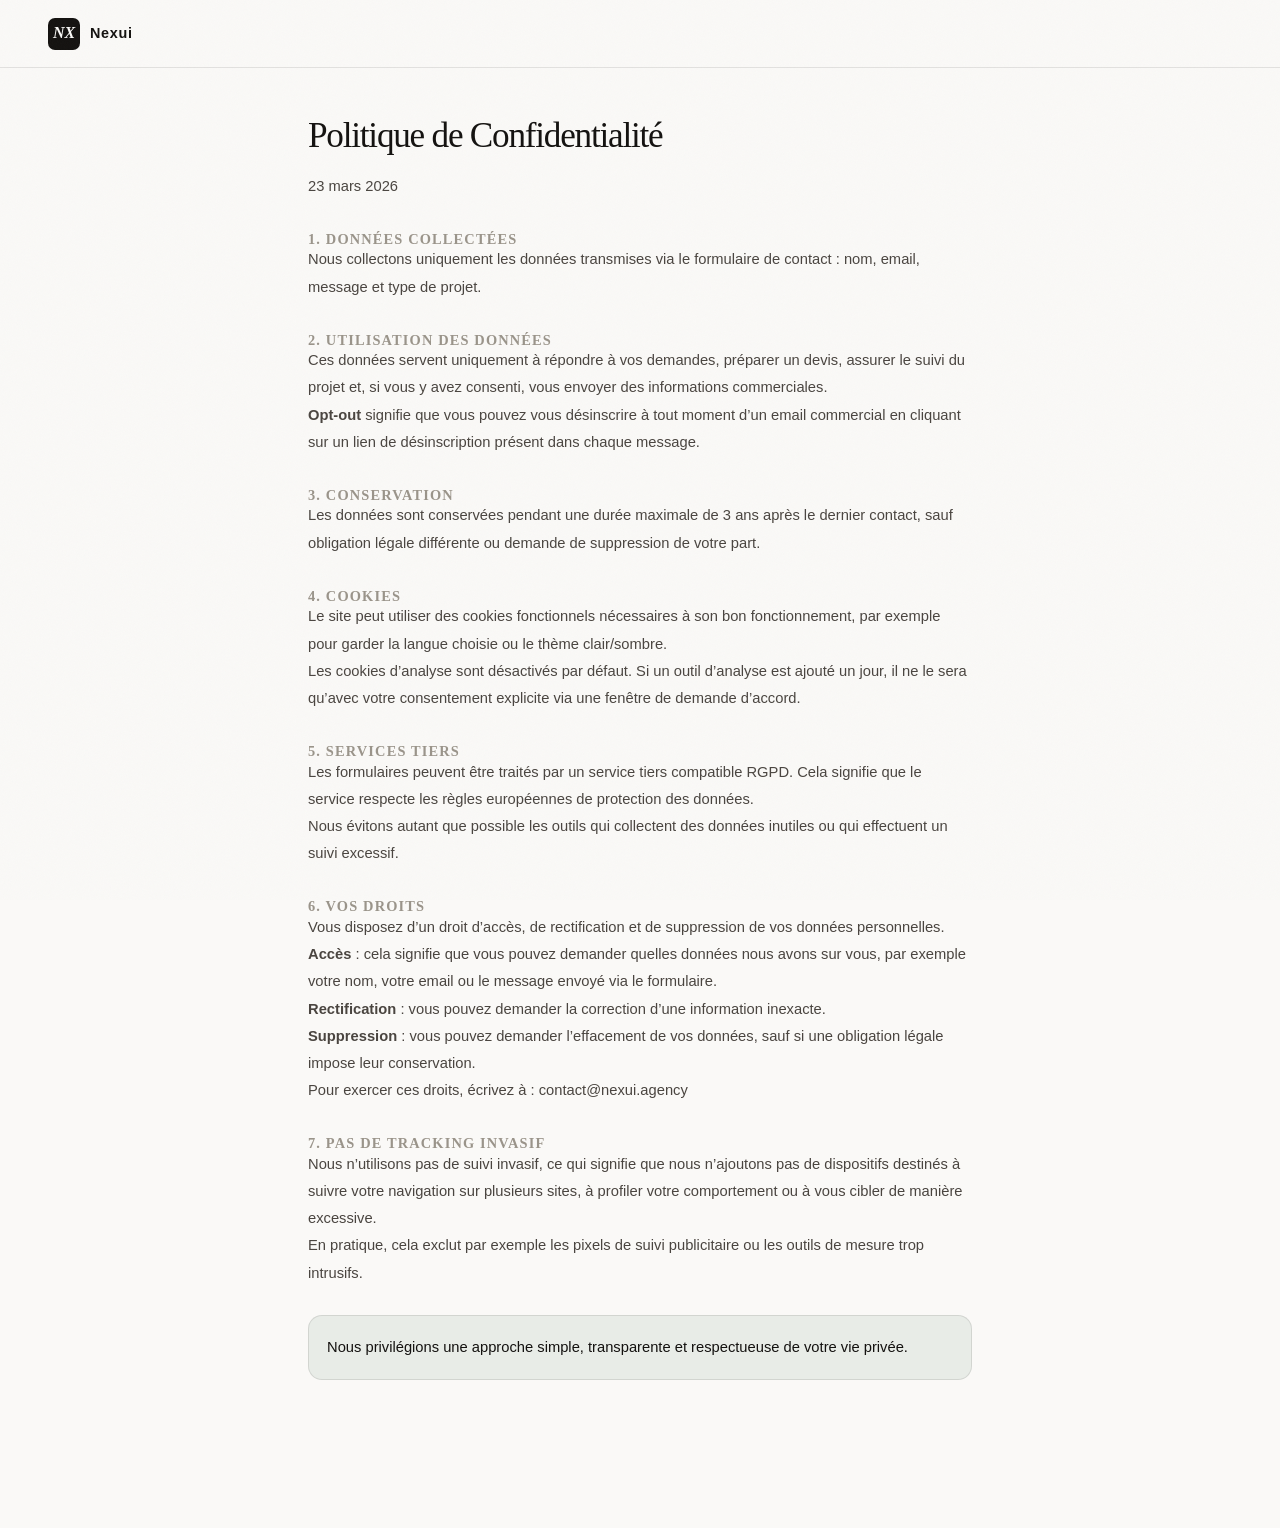
<file: confidentialite.html>
<!DOCTYPE html>
<html lang="fr">
<head>
  <meta charset="UTF-8">
  <meta name="viewport" content="width=device-width, initial-scale=1.0">
  <title>Politique de Confidentialité - Nexui Agency</title>
  <meta name="robots" content="noindex, nofollow">
  <link rel="stylesheet" href="style.css">
</head>
<body>
  <div class="grain" aria-hidden="true"></div>
  <header id="header">
    <nav>
      <a href="index.html" class="logo"><span class="logo-wm">NX</span><span class="logo-text">Nexui</span></a>
    </nav>
  </header>
  <main class="section">
    <div class="container legal">
      <h1>Politique de Confidentialité</h1>
      <p class="legal-date">23 mars 2026</p>

      <h2>1. Données collectées</h2>
      <p>Nous collectons uniquement les données transmises via le formulaire de contact : nom, email, message et type de projet.</p>

      <h2>2. Utilisation des données</h2>
      <p>Ces données servent uniquement à répondre à vos demandes, préparer un devis, assurer le suivi du projet et, si vous y avez consenti, vous envoyer des informations commerciales.</p>
      <p><strong>Opt-out</strong> signifie que vous pouvez vous désinscrire à tout moment d’un email commercial en cliquant sur un lien de désinscription présent dans chaque message.</p>

      <h2>3. Conservation</h2>
      <p>Les données sont conservées pendant une durée maximale de 3 ans après le dernier contact, sauf obligation légale différente ou demande de suppression de votre part.</p>

      <h2 id="cookies">4. Cookies</h2>
      <p>Le site peut utiliser des cookies fonctionnels nécessaires à son bon fonctionnement, par exemple pour garder la langue choisie ou le thème clair/sombre.</p>
      <p>Les cookies d’analyse sont désactivés par défaut. Si un outil d’analyse est ajouté un jour, il ne le sera qu’avec votre consentement explicite via une fenêtre de demande d’accord.</p>

      <h2>5. Services tiers</h2>
      <p>Les formulaires peuvent être traités par un service tiers compatible RGPD. Cela signifie que le service respecte les règles européennes de protection des données.</p>
      <p>Nous évitons autant que possible les outils qui collectent des données inutiles ou qui effectuent un suivi excessif.</p>

      <h2>6. Vos droits</h2>
      <p>Vous disposez d’un droit d’accès, de rectification et de suppression de vos données personnelles.</p>
      <p><strong>Accès</strong> : cela signifie que vous pouvez demander quelles données nous avons sur vous, par exemple votre nom, votre email ou le message envoyé via le formulaire.</p>
      <p><strong>Rectification</strong> : vous pouvez demander la correction d’une information inexacte.</p>
      <p><strong>Suppression</strong> : vous pouvez demander l’effacement de vos données, sauf si une obligation légale impose leur conservation.</p>
      <p>Pour exercer ces droits, écrivez à : <a href="mailto:contact@nexui.agency">contact@nexui.agency</a></p>

      <h2>7. Pas de tracking invasif</h2>
      <p>Nous n’utilisons pas de suivi invasif, ce qui signifie que nous n’ajoutons pas de dispositifs destinés à suivre votre navigation sur plusieurs sites, à profiler votre comportement ou à vous cibler de manière excessive.</p>
      <p>En pratique, cela exclut par exemple les pixels de suivi publicitaire ou les outils de mesure trop intrusifs.</p>

      <div class="legal-important">
        <p>Nous privilégions une approche simple, transparente et respectueuse de votre vie privée.</p>
      </div>
    </div>
  </main>
</body>
</html>
</file>
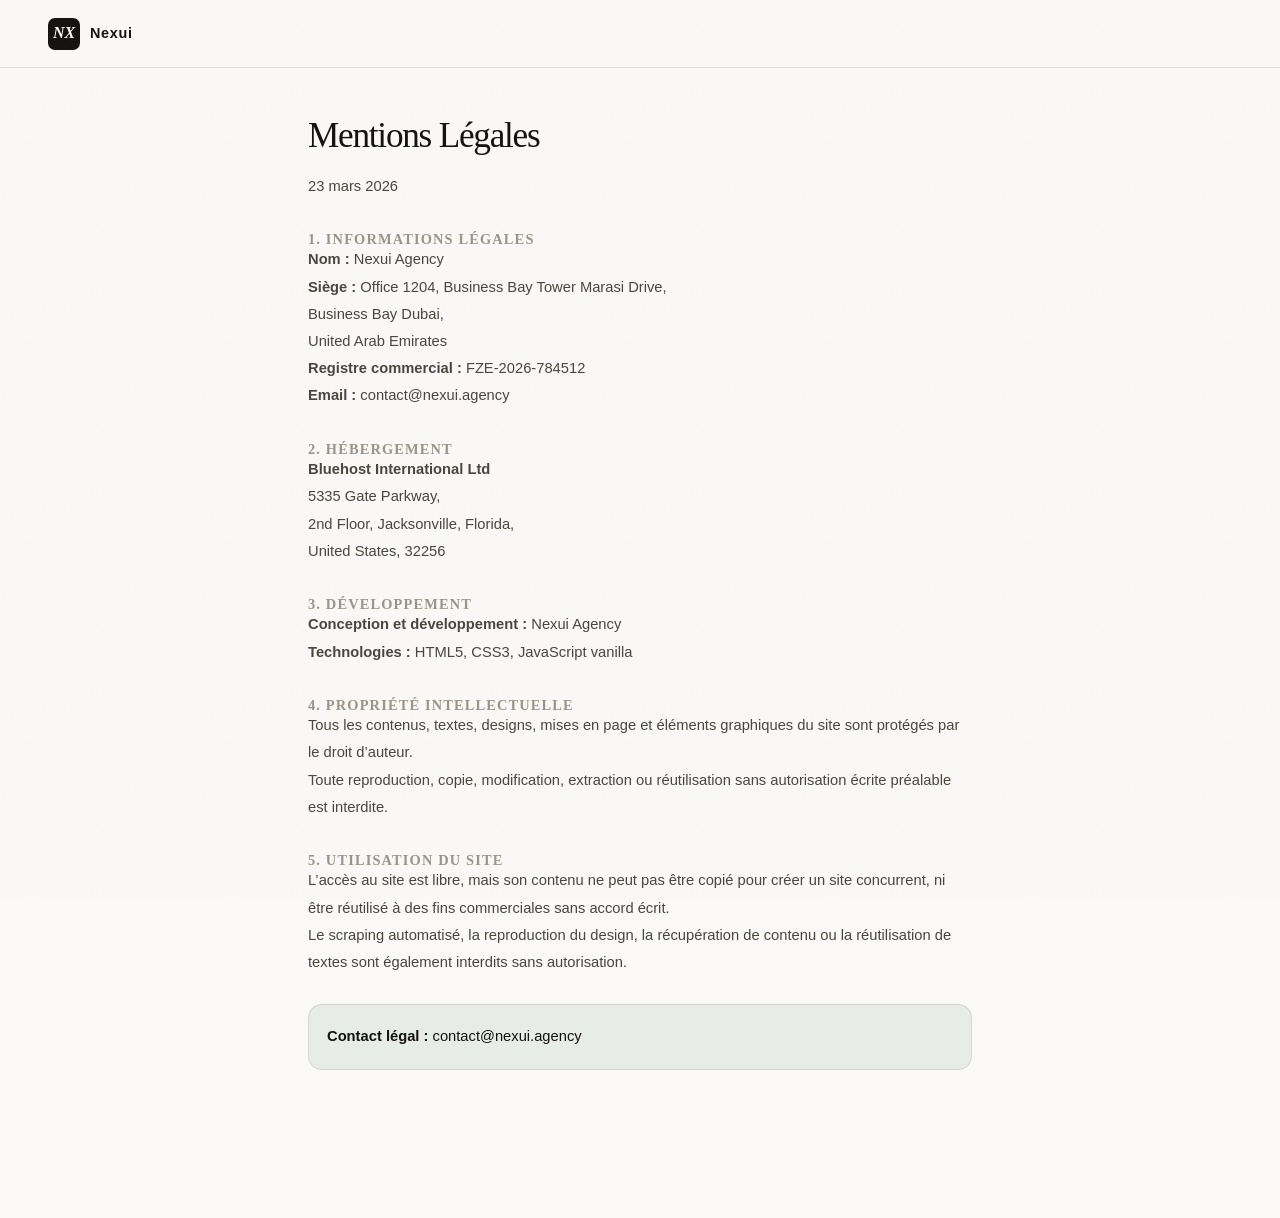
<file: mentions.html>
<!DOCTYPE html>
<html lang="fr">
<head>
  <meta charset="UTF-8">
  <meta name="viewport" content="width=device-width, initial-scale=1.0">
  <title>Mentions Légales - Nexui Agency</title>
  <meta name="robots" content="noindex, nofollow">
  <link rel="stylesheet" href="style.css">
</head>
<body>
  <div class="grain" aria-hidden="true"></div>
  <header id="header">
    <nav>
      <a href="index.html" class="logo"><span class="logo-wm">NX</span><span class="logo-text">Nexui</span></a>
    </nav>
  </header>
  <main class="section">
    <div class="container legal">
      <h1>Mentions Légales</h1>
      <p class="legal-date">23 mars 2026</p>

      <h2>1. Informations légales</h2>
      <p><strong>Nom :</strong> Nexui Agency<br>
      <strong>Siège :</strong> Office 1204, Business Bay Tower
Marasi Drive,<br>
        Business Bay
Dubai, <br>
        United Arab Emirates<br>
      <strong>Registre commercial :</strong> FZE-2026-784512<br>
      <strong>Email :</strong> <a href="mailto:contact@nexui.agency">contact@nexui.agency</a></p>

      <h2>2. Hébergement</h2>
      <p><strong>Bluehost International Ltd</strong><br>
      5335 Gate Parkway,<br>
        2nd Floor, Jacksonville, Florida,<br>
        United States, 32256<br>
      </p>

      <h2>3. Développement</h2>
      <p><strong>Conception et développement :</strong> Nexui Agency<br>
      <strong>Technologies :</strong> HTML5, CSS3, JavaScript vanilla</p>

      <h2>4. Propriété intellectuelle</h2>
      <p>Tous les contenus, textes, designs, mises en page et éléments graphiques du site sont protégés par le droit d’auteur.</p>
      <p>Toute reproduction, copie, modification, extraction ou réutilisation sans autorisation écrite préalable est interdite.</p>

      <h2>5. Utilisation du site</h2>
      <p>L’accès au site est libre, mais son contenu ne peut pas être copié pour créer un site concurrent, ni être réutilisé à des fins commerciales sans accord écrit.</p>
      <p>Le scraping automatisé, la reproduction du design, la récupération de contenu ou la réutilisation de textes sont également interdits sans autorisation.</p>

      <div class="legal-important">
        <p><strong>Contact légal :</strong> <a href="mailto:contact@nexui.agency">contact@nexui.agency</a></p>
      </div>
    </div>
  </main>
</body>
</html>
</file>
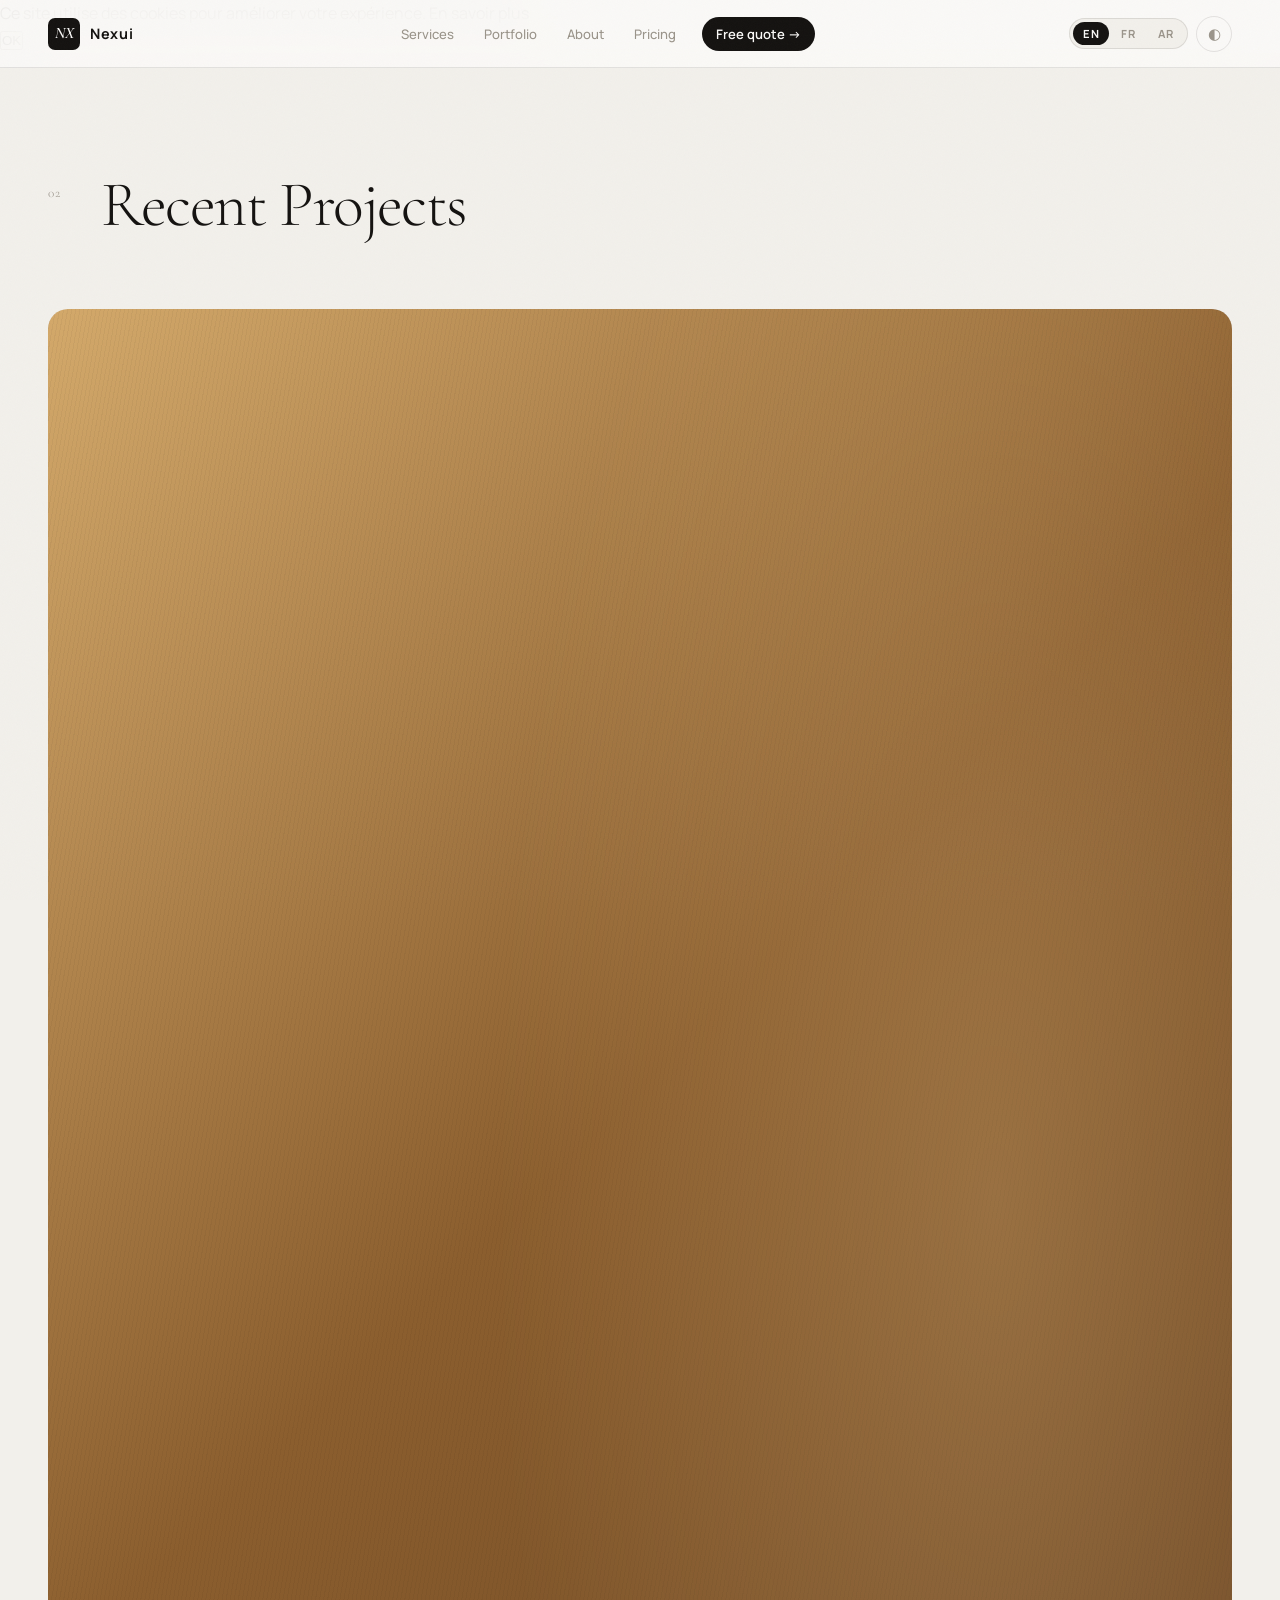
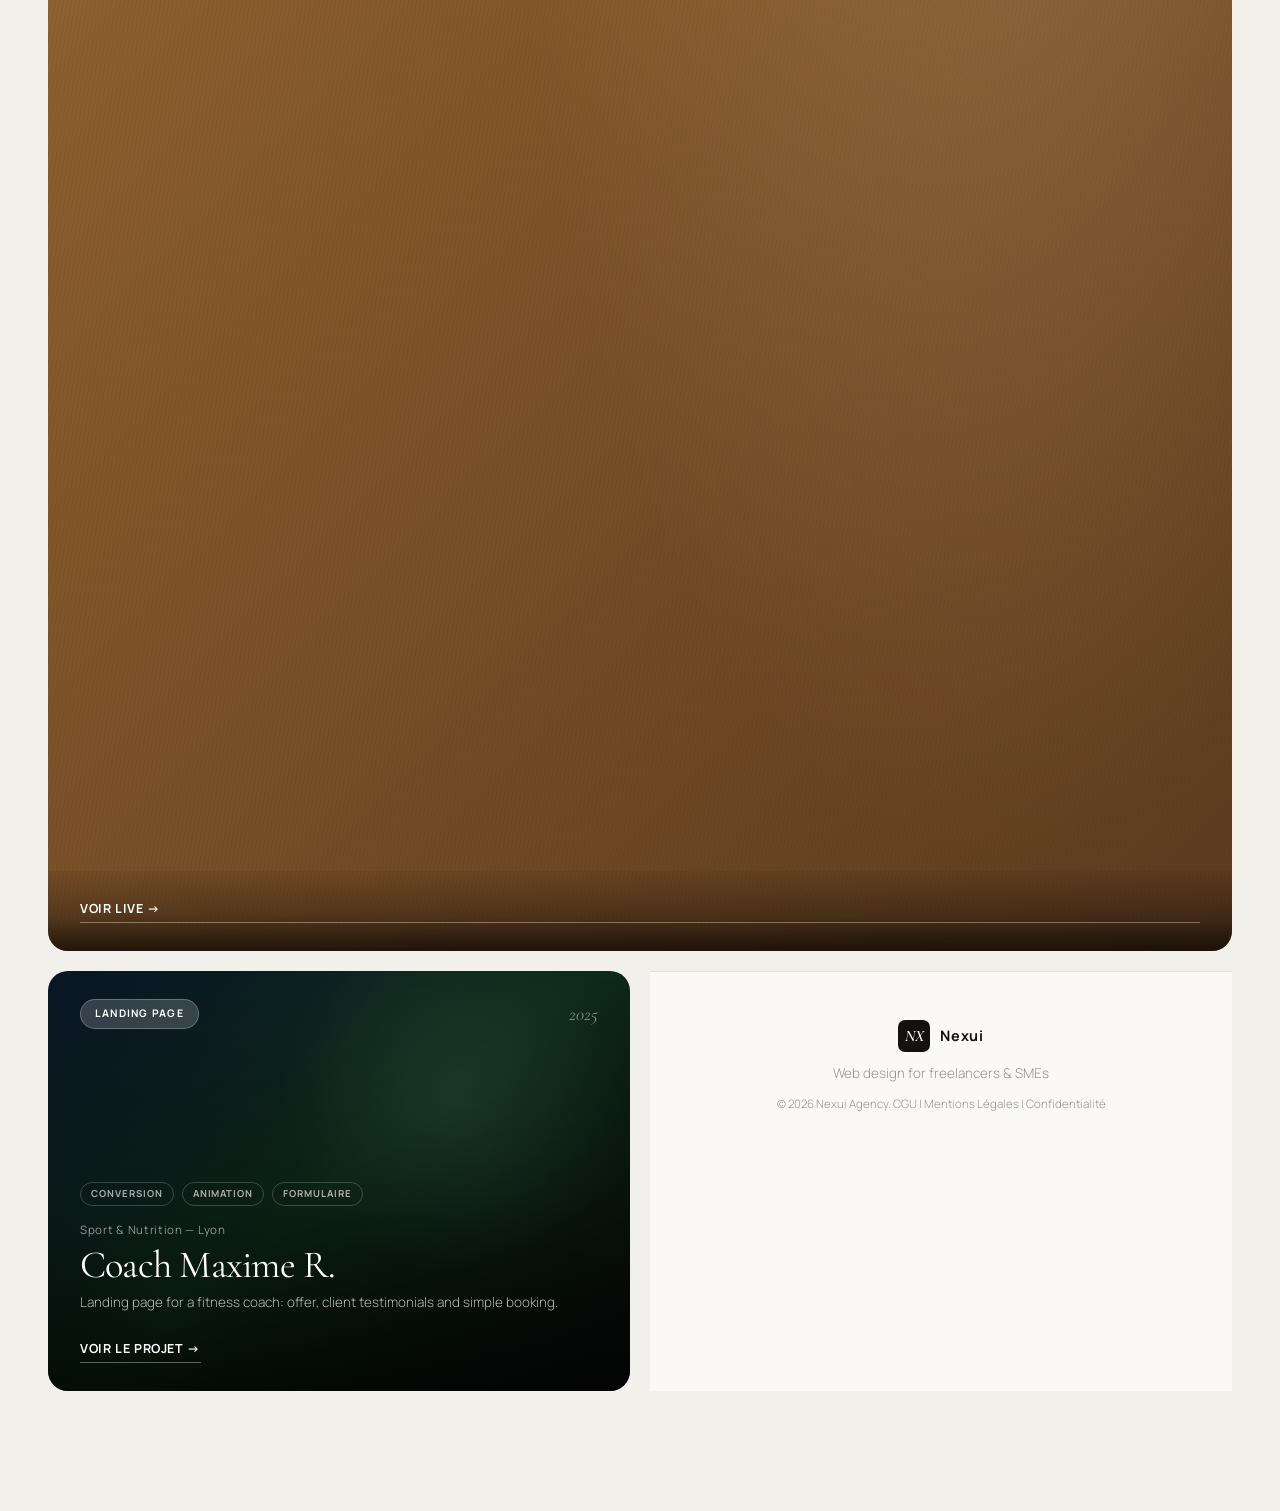
<file: portfolio.html>
<!DOCTYPE html>
<html lang="fr" dir="ltr">
<head>
  <meta charset="UTF-8">
  <meta name="viewport" content="width=device-width, initial-scale=1.0">
  <title>Nexui — Agence web moderne & internationale | Sites web rapides et élégants</title>
  <meta name="description" content="Nexui crée des sites web professionnels, rapides et optimisés SEO pour les indépendants et PME partout dans le monde. Sites vitrines, landing pages, maintenance. Devis gratuit.">
  <meta name="author" content="Nexui Agency">
  <meta name="robots" content="index, follow">
  <link rel="canonical" href="https://nea-dev04.github.io/Webmotic/">
  <meta property="og:title" content="Nexui — Agence web moderne & internationale">
  <meta property="og:description" content="Sites web professionnels, rapides et optimisés pour les indépendants et PME.">
  <meta property="og:type" content="website">
  <meta property="og:locale" content="fr_FR">
  <script type="application/ld+json">
  {"@context":"https://schema.org","@type":"ProfessionalService","name":"Nexui Agency","description":"Création de sites web modernes pour indépendants et PME","url":"https://nexui.agency","serviceType":["Création de site web","Développement web","Maintenance web"],"areaServed":"Worldwide","priceRange":"€€"}
  </script>
  <link rel="preconnect" href="https://fonts.googleapis.com">
  <link rel="preconnect" href="https://fonts.gstatic.com" crossorigin>
  <link href="https://fonts.googleapis.com/css2?family=Cormorant+Garamond:ital,wght@0,300;0,400;0,600;1,300;1,400;1,600&family=Manrope:wght@300;400;500;600;700&display=swap" rel="stylesheet">
  <link rel="stylesheet" href="style.css">
</head>

  <!-- Avant </body> -->

<div class="cookie-banner" id="cookie-banner">
  <p>Ce site utilise des cookies pour améliorer votre expérience. <a href="/confidentialite.html">En savoir plus</a></p>
  <button id="cookie-accept">OK</button>
</div>
<body>

  <div class="grain" aria-hidden="true"></div>

  <!-- ===== HEADER ===== -->
  <header id="header">
    <nav>
      <a href="#" class="logo">
        <span class="logo-wm">NX</span>
        <span class="logo-text">Nexui</span>
      </a>
      <ul class="nav-links" id="nav-links">
        <li><a href="#services" data-i18n="nav.services">Services</a></li>
        <li><a href="#portfolio" data-i18n="nav.portfolio">Réalisations</a></li>
        <li><a href="#apropos" data-i18n="nav.about">À propos</a></li>
        <li><a href="#tarifs" data-i18n="nav.pricing">Tarifs</a></li>
        <li><a href="#contact" class="nav-cta" data-i18n="nav.cta">Devis gratuit →</a></li>
      </ul>
      <div class="nav-right">
        <div class="lang-switcher">
          <button class="lang-btn active" data-lang="en">EN</button>
          <button class="lang-btn" data-lang="fr">FR</button>
          <button class="lang-btn" data-lang="ar">AR</button>
        </div>
        <button id="theme-toggle" class="theme-btn" aria-label="Changer le thème">◐</button>
        <button class="burger" id="burger" aria-label="Menu" aria-expanded="false">
          <span></span><span></span>
        </button>
      </div>
    </nav>
  </header>

  

  <!-- ===== PORTFOLIO ===== -->
  <section id="portfolio" class="section section-alt">
    <div class="container">
      <div class="section-label">
        <span class="label-num">02</span>
        <h2 data-i18n="portfolio.title">Réalisations récentes</h2>
      </div>

      <div class="portfolio-grid">

        <!-- PORTEFOLIO 1 - ATELIER DUPRÉ LIVE -->
<div class="pf-card pf-card--wood reveal">
  <div class="pf-card-bg"></div>
  
  <!-- TON IMAGE DANS /img/ -->
  <img src="/img/atelier-dupre-preview.jpg" 
       alt="Atelier Dupré menuiserie artisanale" 
       class="pf-image">
  
  <div class="pf-card-content">
    <!-- tes textes existants... -->
    <a href="https://atelier-dupre.vercel.app/" target="_blank" 
       class="pf-cta" data-i18n="pf.cta">Voir live →</a>
  </div>
</div>

        <!-- Projet 2 — Coach sportif -->
        <a href="#contact" class="pf-card pf-card--dark" aria-label="Projet Coach Maxime R.">
          <div class="pf-card-bg"></div>
          <div class="pf-card-content">
            <div class="pf-card-top">
              <span class="pf-badge" data-i18n="pf2.badge">Landing page</span>
              <span class="pf-year">2025</span>
            </div>
            <div class="pf-card-body">
              <div class="pf-card-tags">
                <span>Conversion</span>
                <span>Animation</span>
                <span>Formulaire</span>
              </div>
              <div class="pf-card-title">
                <p class="pf-sector" data-i18n="pf2.sector">Sport & Nutrition — Lyon</p>
                <h3>Coach Maxime R.</h3>
                <p class="pf-desc" data-i18n="pf2.desc">Landing page haute conversion pour un coach sportif. Preuve sociale, témoignages clients et call-to-action optimisés.</p>
              </div>
            </div>
            <div class="pf-card-footer">
              <span class="pf-cta" data-i18n="pf.cta">Voir le projet →</span>
            </div>
          </div>
        </a>

      


      

  <!-- ===== FOOTER ===== -->
  
  <script src="script.js"></script>
  
 <footer>
  <div class="container footer-inner">
    <a href="#hero" class="logo">
      <span class="logo-wm">NX</span>
      <span class="logo-text">Nexui</span>
    </a>
    <p data-i18n="footer.tagline">Création de sites web pour indépendants & PME</p>
    <p class="footer-copy">
      &copy; 2026 Nexui Agency. 
      <a href="cgu.html">CGU</a> | 
      <a href="mentions.html">Mentions Légales</a> | 
      <a href="confidentialite.html">Confidentialité</a>
    </p>
  </div>
</footer>
  
  
</body>
</html>
</file>
<file: style.css>
/* ================================================
   WEBMOTIC v6 — Editorial Luxe
   Cormorant Garamond + Manrope
   Accent : vert sauge
================================================ */

:root {
  --bg:         #faf9f7;
  --bg-alt:     #f2f0eb;
  --fg:         #141210;
  --fg-mid:     #4a4540;
  --fg-muted:   #9a948a;
  --accent:     #3d6b4f;
  --accent-h:   #4d8562;
  --accent-dim: rgba(61,107,79,0.09);
  --line:       rgba(20,18,16,0.1);
  --nav-h:      68px;
  --ease:       cubic-bezier(0.4,0,0.2,1);
  --ease-out:   cubic-bezier(0,0,0.2,1);
}

body.dark {
  --bg:         #0d0d0b;
  --bg-alt:     #111110;
  --fg:         #ede9e0;
  --fg-mid:     #a09888;
  --fg-muted:   #5a5448;
  --accent:     #5a9e72;
  --accent-h:   #6ab882;
  --accent-dim: rgba(90,158,114,0.1);
  --line:       rgba(237,233,224,0.08);
}

/* ── RESET ── */
*, *::before, *::after { margin:0; padding:0; box-sizing:border-box; }
html { scroll-behavior:smooth; }
body {
  background: var(--bg);
  color: var(--fg);
  font-family: 'Manrope', sans-serif;
  line-height: 1.65;
  overflow-x: hidden;
  transition: background .4s var(--ease), color .4s var(--ease);
}
img, svg { display:block; max-width:100%; }
a { text-decoration:none; color:inherit; }

/* ── GRAIN ── */
.grain {
  position:fixed; inset:0; z-index:9999; pointer-events:none; opacity:.028;
  background-image: url("data:image/svg+xml,%3Csvg viewBox='0 0 256 256' xmlns='http://www.w3.org/2000/svg'%3E%3Cfilter id='n'%3E%3CfeTurbulence type='fractalNoise' baseFrequency='.9' numOctaves='4' stitchTiles='stitch'/%3E%3C/filter%3E%3Crect width='100%25' height='100%25' filter='url(%23n)'/%3E%3C/svg%3E");
  background-size:200px;
}

/* ── TYPO ── */
h1 {
  font-family: 'Cormorant Garamond', serif;
  font-size: clamp(3.2rem, 8.5vw, 9rem);
  font-weight: 300;
  line-height: .93;
  letter-spacing: -.035em;
}
h1 em { font-style:italic; color:var(--accent); }

h2 {
  font-family: 'Cormorant Garamond', serif;
  font-size: clamp(2.4rem, 5vw, 4.8rem);
  font-weight: 300;
  line-height: 1;
  letter-spacing: -.025em;
}
h2 em { font-style:italic; }

h3 {
  font-size: .8rem;
  font-weight: 700;
  letter-spacing: .09em;
  text-transform: uppercase;
}

/* ── CONTAINER ── */
.container { max-width:1280px; margin:0 auto; padding:0 48px; }
@media(max-width:768px){ .container{ padding:0 24px; } }

/* ══════════════════════════════════
   HEADER
══════════════════════════════════ */
header {
  position:fixed; top:0; left:0; right:0; height:var(--nav-h);
  background: rgba(250,249,247,.93);
  backdrop-filter: blur(24px) saturate(180%);
  -webkit-backdrop-filter: blur(24px) saturate(180%);
  border-bottom: 1px solid var(--line);
  z-index:1000;
  transition: background .4s var(--ease), box-shadow .3s;
}
body.dark header { background: rgba(13,13,11,.95); }
header.scrolled { box-shadow: 0 4px 32px rgba(0,0,0,.07); }

nav {
  max-width:1280px; margin:0 auto; padding:0 48px;
  height:100%; display:flex; align-items:center; justify-content:space-between;
}
@media(max-width:768px){ nav{ padding:0 20px; } }

/* Logo */
.logo { display:flex; align-items:center; gap:10px; color:var(--fg); }
.logo-wm {
  font-family:'Cormorant Garamond', serif;
  font-style:italic; font-size:1rem; font-weight:600;
  width:32px; height:32px; border-radius:7px;
  background:var(--fg); color:var(--bg);
  display:flex; align-items:center; justify-content:center;
  transition: background .4s, color .4s;
  flex-shrink:0;
}
.logo-text { font-size:.9rem; font-weight:700; letter-spacing:.05em; }

/* Nav links */
.nav-links { list-style:none; display:flex; align-items:center; gap:2px; }
.nav-links a {
  font-size:.82rem; font-weight:500; color:var(--fg-muted);
  padding:8px 14px; border-radius:100px;
  transition: color .2s, background .2s;
}
.nav-links a:hover { color:var(--fg); background:var(--accent-dim); }
.nav-cta {
  color:var(--bg) !important; background:var(--fg) !important;
  font-weight:600 !important; margin-left:10px;
}
.nav-cta:hover { background:var(--accent) !important; }

/* Right controls */
.nav-right { display:flex; align-items:center; gap:8px; }

.theme-btn {
  background:none; border:1px solid var(--line);
  border-radius:100px; width:36px; height:36px;
  color:var(--fg-muted); font-size:.95rem; cursor:pointer;
  display:flex; align-items:center; justify-content:center;
  transition: all .2s;
}
.theme-btn:hover { background:var(--accent-dim); color:var(--fg); }

.burger {
  display:none; flex-direction:column; justify-content:center;
  gap:6px; width:36px; height:36px;
  background:none; border:none; cursor:pointer; padding:7px;
}
.burger span { display:block; height:1.5px; background:var(--fg); transition: all .3s var(--ease); }
.burger.open span:nth-child(1) { transform:translateY(7.5px) rotate(45deg); }
.burger.open span:nth-child(2) { opacity:0; transform:scaleX(0); }

@media(max-width:768px){
  .nav-links {
    display:none; flex-direction:column; align-items:stretch;
    position:fixed; top:var(--nav-h); left:0; right:0;
    background:var(--bg); border-bottom:1px solid var(--line);
    padding:16px 24px 24px; gap:4px; z-index:999;
    transition: background .4s;
  }
  .nav-links.active { display:flex; }
  .nav-links li a { border-radius:10px; padding:10px 14px; }
  .nav-links .nav-cta { margin-left:0; margin-top:8px; justify-content:center; }
  .burger { display:flex; }
}

/* ══════════════════════════════════
   HERO
══════════════════════════════════ */
.hero {
  min-height:100svh;
  padding: calc(var(--nav-h) + 72px) 48px 64px;
  max-width:1280px; margin:0 auto;
  display:flex; flex-direction:column; justify-content:space-between; gap:48px;
}
/* Eyebrow */
.hero-eyebrow {
  display:flex; align-items:center; gap:10px;
  font-size:.7rem; font-weight:600; letter-spacing:.12em; text-transform:uppercase;
  color:var(--fg-muted); width:fit-content;
}
.dot-pulse {
  width:7px; height:7px; border-radius:50%; background:var(--accent);
  animation: blink 2s ease-in-out infinite;
}
@keyframes blink {
  0%,100% { box-shadow:0 0 0 0 rgba(61,107,79,.5); }
  50%      { box-shadow:0 0 0 9px rgba(61,107,79,0); }
}
body.dark .dot-pulse { animation-name:blink-d; }
@keyframes blink-d {
  0%,100% { box-shadow:0 0 0 0 rgba(90,158,114,.5); }
  50%      { box-shadow:0 0 0 9px rgba(90,158,114,0); }
}

/* Title + aside */
.hero-content {
  display:grid; grid-template-columns:1fr 320px; gap:48px; align-items:flex-end;
}
.h1-line { display:block; }
.h1-indent { padding-left:clamp(40px, 8vw, 120px); }

.hero-aside { display:flex; flex-direction:column; gap:28px; padding-bottom:6px; }
.hero-sub { font-size:1rem; font-weight:300; color:var(--fg-mid); line-height:1.85; }
.hero-actions { display:flex; flex-direction:column; gap:10px; }

@media(max-width:768px){
  .hero { padding: calc(var(--nav-h) + 48px) 24px 48px; }
  .hero-content { grid-template-columns: 1fr !important; gap: 28px; }
  .hero-aside { padding-bottom: 0; }
  .hero-bottom { flex-direction: column; gap: 28px; align-items: flex-start; }
  .stats { gap: 20px; }
}

/* Stats row */
.hero-bottom {
  display:flex; justify-content:space-between; align-items:flex-end;
  padding-top:32px; border-top:1px solid var(--line);
}
.stats { display:flex; align-items:center; gap:28px; }
.stat { display:flex; flex-direction:column; gap:3px; }
.stat strong {
  font-family:'Cormorant Garamond', serif;
  font-size:2.1rem; font-weight:300; line-height:1; color:var(--accent);
}
.stat span { font-size:.65rem; font-weight:600; letter-spacing:.1em; text-transform:uppercase; color:var(--fg-muted); }
.stat-sep { width:1px; height:38px; background:var(--line); }

/* Scroll indicator */
.scroll-indicator { display:flex; flex-direction:column; align-items:center; gap:6px; }
@media(max-width:768px){ .scroll-indicator { display:none !important; } }
.scroll-indicator > span {
  font-size:.58rem; letter-spacing:.15em; text-transform:uppercase;
  color:var(--fg-muted); writing-mode:vertical-lr;
}
.scroll-bar { width:1px; height:44px; background:var(--line); overflow:hidden; position:relative; }
.scroll-cursor {
  position:absolute; top:-100%; left:0; width:100%; height:100%; background:var(--accent);
  animation:scrollDown 1.9s ease-in-out infinite;
}
@keyframes scrollDown { to { transform:translateY(200%); } }

/* ══════════════════════════════════
   MARQUEE
══════════════════════════════════ */
.marquee-wrap {
  overflow:hidden;
  border-top:1px solid var(--line); border-bottom:1px solid var(--line);
  padding:15px 0; background:var(--bg-alt);
  transition: background .4s var(--ease);
}
.marquee-inner { display:flex; }
.marquee-track {
  display:flex; align-items:center; gap:24px; width:max-content;
  animation: marquee 24s linear infinite;
  font-size:.72rem; font-weight:600; letter-spacing:.1em; text-transform:uppercase;
  color:var(--fg-muted);
}
.marquee-track em { color:var(--accent); font-style:normal; }
@keyframes marquee { to { transform:translateX(-50%); } }

/* ══════════════════════════════════
   SECTIONS
══════════════════════════════════ */
.section { padding:120px 0; }
.section-alt { background:var(--bg-alt); transition:background .4s var(--ease); }

.section-label {
  display:flex; align-items:flex-start; gap:40px; margin-bottom:72px;
}
.label-num {
  font-family:'Cormorant Garamond', serif;
  font-size:.82rem; font-weight:300; color:var(--fg-muted); letter-spacing:.06em; padding-top:10px;
  flex-shrink:0;
}

@media(max-width:768px){
  .section { padding:80px 0; }
  .section-label { flex-direction:column; gap:8px; margin-bottom:44px; }
}

/* ══════════════════════════════════
   SERVICES
══════════════════════════════════ */
.services-list { display:flex; flex-direction:column; }
.svc {
  display:grid; grid-template-columns:52px 1fr auto 28px;
  gap:28px; align-items:center;
  padding:28px 16px; border-bottom:1px solid var(--line);
  cursor:pointer; border-radius:10px;
  transition: background .25s, gap .25s;
}
.svc:first-child { border-top:1px solid var(--line); }
.svc:hover { background:var(--accent-dim); }
.svc:hover .svc-arrow { transform:translate(4px,-4px); color:var(--accent); }

.svc-index {
  font-family:'Cormorant Garamond', serif;
  font-size:1.5rem; font-weight:300; color:var(--fg-muted);
}
.svc-content h3 { margin-bottom:5px; }
.svc-content p { font-size:.87rem; font-weight:300; color:var(--fg-mid); line-height:1.75; max-width:420px; }
.svc-tags { display:flex; gap:7px; flex-wrap:wrap; justify-content:flex-end; }
.svc-tags span {
  font-size:.66rem; font-weight:600; letter-spacing:.08em; text-transform:uppercase;
  padding:4px 12px; border-radius:100px; border:1px solid var(--line); color:var(--fg-muted);
}
.svc-arrow { font-size:1.1rem; color:var(--fg-muted); transition:transform .25s, color .25s; }

@media(max-width:900px){
  .svc { grid-template-columns:40px 1fr 24px; }
  .svc-tags { display:none; }
}
@media(max-width:600px){
  .svc { grid-template-columns:1fr 24px; gap:16px; }
  .svc-index { display:none; }
}

/* ══════════════════════════════════
   PORTFOLIO — grandes cartes
══════════════════════════════════ */
.portfolio-grid {
  display:grid;
  grid-template-columns:1fr 1fr;
  grid-template-rows:auto auto;
  gap:20px;
}

/* Première carte prend toute la largeur */
.pf-card:first-child {
  grid-column: 1 / -1;
}

.pf-card {
  position:relative; display:flex; flex-direction:column;
  border-radius:20px; overflow:hidden;
  min-height:420px;
  cursor:pointer;
  transition: transform .45s var(--ease), box-shadow .45s var(--ease);
  text-decoration:none;
}
.pf-card:hover { transform:translateY(-6px); box-shadow:0 32px 80px rgba(0,0,0,.18); }
.pf-card:first-child { min-height:500px; }

/* Fonds colorés par projet */
.pf-card--wood .pf-card-bg {
  position:absolute; inset:0;
  background: linear-gradient(135deg, #d4a96a 0%, #8b5e2e 40%, #5c3a1e 100%);
}
.pf-card--wood .pf-card-bg::after {
  content:'';
  position:absolute; inset:0;
  background:
    radial-gradient(ellipse 60% 80% at 80% 40%, rgba(255,220,160,.2) 0%, transparent 70%),
    repeating-linear-gradient(
      100deg,
      transparent 0px, transparent 3px,
      rgba(0,0,0,.04) 3px, rgba(0,0,0,.04) 4px
    );
}

.pf-card--dark .pf-card-bg {
  position:absolute; inset:0;
  background: linear-gradient(140deg, #0a1628 0%, #0f2d1a 50%, #0a0a0a 100%);
}
.pf-card--dark .pf-card-bg::after {
  content:'';
  position:absolute; inset:0;
  background:
    radial-gradient(ellipse 50% 70% at 70% 30%, rgba(61,107,79,.35) 0%, transparent 60%),
    radial-gradient(ellipse 30% 40% at 20% 80%, rgba(30,80,50,.2) 0%, transparent 50%);
}

.pf-card--rose .pf-card-bg {
  position:absolute; inset:0;
  background: linear-gradient(135deg, #f5c6d8 0%, #d4789a 45%, #a0395c 100%);
}
.pf-card--rose .pf-card-bg::after {
  content:'';
  position:absolute; inset:0;
  background:
    radial-gradient(ellipse 55% 65% at 75% 35%, rgba(255,255,255,.15) 0%, transparent 60%),
    radial-gradient(ellipse 35% 50% at 15% 85%, rgba(80,0,40,.15) 0%, transparent 50%);
}

/* Contenu des cartes */
.pf-card-content {
  position:relative; z-index:1;
  display:flex; flex-direction:column; justify-content:space-between;
  height:100%; padding:28px 32px;
  background: linear-gradient(
    to top,
    rgba(0,0,0,.72) 0%,
    rgba(0,0,0,.28) 45%,
    rgba(0,0,0,.05) 100%
  );
}

.pf-card-top {
  display:flex; justify-content:space-between; align-items:center;
}
.pf-badge {
  font-size:.65rem; font-weight:700; letter-spacing:.12em; text-transform:uppercase;
  background:rgba(255,255,255,.18); color:#fff;
  backdrop-filter:blur(8px); -webkit-backdrop-filter:blur(8px);
  border:1px solid rgba(255,255,255,.25);
  padding:5px 14px; border-radius:100px;
}
.pf-year {
  font-family:'Cormorant Garamond', serif;
  font-size:1.15rem; font-weight:300; font-style:italic;
  color:rgba(255,255,255,.55);
}

.pf-card-body {
  display:flex; flex-direction:column; gap:14px;
  margin-top:auto;
}
.pf-card-tags { display:flex; gap:8px; flex-wrap:wrap; }
.pf-card-tags span {
  font-size:.6rem; font-weight:700; letter-spacing:.1em; text-transform:uppercase;
  color:rgba(255,255,255,.65);
  border:1px solid rgba(255,255,255,.2);
  padding:3px 10px; border-radius:100px;
}

.pf-card-title { display:flex; flex-direction:column; gap:6px; }
.pf-sector { font-size:.72rem; font-weight:400; letter-spacing:.06em; color:rgba(255,255,255,.55); }
.pf-card-title h3 {
  font-family:'Cormorant Garamond', serif;
  font-size:clamp(1.6rem, 3vw, 2.4rem);
  font-weight:400; letter-spacing:-.02em;
  color:#fff; text-transform:none;
  line-height:1.05;
}
.pf-desc {
  font-size:.84rem; font-weight:300; line-height:1.7;
  color:rgba(255,255,255,.7); max-width:520px;
}

.pf-card-footer { margin-top:20px; }
.pf-cta {
  display:inline-flex; align-items:center; gap:6px;
  font-size:.78rem; font-weight:700; letter-spacing:.05em; text-transform:uppercase;
  color:#fff; border-bottom:1px solid rgba(255,255,255,.35);
  padding-bottom:2px;
  transition: gap .25s, border-color .25s;
}
.pf-card:hover .pf-cta { gap:10px; border-color:rgba(255,255,255,.8); }

@media(max-width:900px){
  .portfolio-grid { grid-template-columns:1fr; }
  .pf-card:first-child { grid-column:1; }
  .pf-card { min-height:360px; }
  .pf-card-content { padding:22px 24px; }
}
@media(max-width:600px){
  .pf-card { min-height:300px; }
  .pf-card-title h3 { font-size:1.6rem; }
}

/* ══════════════════════════════════
   TARIFS
══════════════════════════════════ */
.pricing-grid {
  display:grid; grid-template-columns:repeat(3,1fr); gap:18px; align-items:stretch;
}
@media(max-width:900px){ .pricing-grid{ grid-template-columns:1fr; max-width:400px; } }

.price-card {
  background:var(--bg); border:1px solid var(--line);
  border-radius:18px; padding:36px 28px;
  display:flex; flex-direction:column; gap:22px; position:relative;
  transition: transform .3s var(--ease), box-shadow .3s var(--ease), background .4s;
}
.price-card:hover { transform:translateY(-5px); box-shadow:0 16px 48px rgba(0,0,0,.1); }

.price-card--star {
  background:var(--fg) !important;
  border-color:transparent !important;
}
.price-card--star h3 { color: rgba(255,255,255,.8) !important; }
.price-card--star .price-val strong { color:var(--bg); }
.price-card--star ul li { color: rgba(255,255,255,.9) !important; }
.price-card--star ul li::before { background: rgba(255,255,255,.7) !important; }

.price-badge {
  position:absolute; top:-12px; left:24px;
  background:var(--accent); color:#fff;
  font-size:.62rem; font-weight:700; letter-spacing:.12em; text-transform:uppercase;
  padding:4px 14px; border-radius:100px;
}
.price-top { display:flex; flex-direction:column; gap:8px; }
.price-val { display:flex; align-items:flex-start; gap:3px; line-height:1; }
.price-val strong {
  font-family:'Cormorant Garamond', serif;
  font-size:3.8rem; font-weight:300; letter-spacing:-.04em; line-height:1;
}
.price-val span { font-size:.82rem; color:var(--fg-muted); padding-top:9px; }
.price-card--star .price-val span { color: rgba(255,255,255,.75) !important; }

.price-card ul { list-style:none; display:flex; flex-direction:column; gap:10px; flex:1; }
.price-card ul li {
  font-size:.86rem; font-weight:300; color:var(--fg-mid);
  display:flex; align-items:center; gap:10px;
}
.price-card ul li::before {
  content:''; width:4px; height:4px; border-radius:50%;
  background:var(--accent); flex-shrink:0;
}

/* ══════════════════════════════════
   CONTACT
══════════════════════════════════ */
.contact-layout { display:grid; grid-template-columns:340px 1fr; gap:80px; align-items:flex-start; }
@media(max-width:900px){ .contact-layout{ grid-template-columns:1fr; gap:48px; } }

.contact-left { display:flex; flex-direction:column; gap:22px; }
.contact-intro { font-size:1rem; font-weight:300; color:var(--fg-mid); line-height:1.85; }
.contact-email {
  font-family:'Cormorant Garamond', serif;
  font-size:1.45rem; font-weight:300; font-style:italic;
  color:var(--accent); transition:color .2s;
}
.contact-email:hover { color:var(--accent-h); }
.contact-note {
  display:flex; gap:12px; padding:16px 18px;
  border:1px solid var(--line); border-radius:14px;
  background:var(--bg); transition:background .4s;
}
.note-icon { color:var(--accent); flex-shrink:0; padding-top:3px; font-size:.9rem; }
.contact-note p { font-size:.82rem; font-weight:300; color:var(--fg-muted); line-height:1.75; }

/* Form */
form { display:flex; flex-direction:column; gap:15px; }
.form-row { display:grid; grid-template-columns:1fr 1fr; gap:15px; }
@media(max-width:600px){ .form-row{ grid-template-columns:1fr; } }

.form-field { display:flex; flex-direction:column; gap:7px; }
.form-field label {
  font-size:.67rem; font-weight:700; letter-spacing:.1em; text-transform:uppercase;
  color:var(--fg-muted);
}
input, textarea, select {
  width:100%; padding:13px 16px;
  background:var(--bg); color:var(--fg);
  border:1px solid var(--line); border-radius:12px;
  font-family:'Manrope', sans-serif; font-size:.9rem; font-weight:300;
  outline:none;
  transition: border-color .2s, box-shadow .2s, background .4s, color .4s;
}
input::placeholder, textarea::placeholder { color:var(--fg-muted); }
input:focus, textarea:focus, select:focus {
  border-color:var(--accent);
  box-shadow:0 0 0 3px var(--accent-dim);
}
textarea { resize:vertical; min-height:120px; }

#form-status {
  font-size:.84rem; font-weight:500; text-align:center;
  padding:8px; min-height:32px;
}

/* ══════════════════════════════════
   BUTTONS
══════════════════════════════════ */
.btn {
  display:inline-flex; align-items:center; justify-content:center;
  padding:12px 26px; border-radius:100px;
  font-family:'Manrope', sans-serif;
  font-size:.82rem; font-weight:700; letter-spacing:.04em;
  border:1.5px solid transparent;
  cursor:pointer; transition:all .25s var(--ease); white-space:nowrap;
  text-decoration:none;
}
.btn-primary { background:var(--fg); color:var(--bg); border-color:var(--fg); }
.btn-primary:hover { background:var(--accent); border-color:var(--accent); transform:translateY(-2px); box-shadow:0 10px 28px rgba(61,107,79,.22); }
.btn-outline { background:transparent; color:var(--fg); border-color:var(--line); }
.btn-outline:hover { border-color:var(--fg); transform:translateY(-2px); }
.btn-ghost { background:none; border:none; color:var(--accent); padding:0; font-size:.82rem; font-weight:600; cursor:pointer; }
.btn-ghost:hover { color:var(--accent-h); }
.btn-full { width:100%; }

/* ══════════════════════════════════
   FOOTER
══════════════════════════════════ */
footer {
  padding:48px 0; border-top:1px solid var(--line);
  background:var(--bg); transition:background .4s;
}
.footer-inner {
  display:flex; flex-direction:column; align-items:center;
  gap:10px; text-align:center;
}
.footer-inner > p { font-size:.84rem; color:var(--fg-muted); font-weight:300; }
.footer-copy { font-size:.72rem !important; }

/* ══════════════════════════════════
   REVEAL SCROLL
══════════════════════════════════ */
.reveal {
  opacity:0; transform:translateY(24px);
  transition: opacity .6s var(--ease-out) var(--delay,0s),
              transform .6s var(--ease-out) var(--delay,0s);
}
.reveal.visible { opacity:1; transform:translateY(0); }

/* ══════════════════════════════════
   À PROPOS
══════════════════════════════════ */
.about-layout {
  display: grid;
  grid-template-columns: 320px 1fr;
  gap: 80px;
  align-items: flex-start;
}
.about-visual {
  display: flex; flex-direction: column; gap: 28px;
  position: sticky; top: calc(var(--nav-h) + 24px);
}
.about-avatar { position: relative; }
.avatar-shape {
  width: 100%; aspect-ratio: 1; border-radius: 28px;
  background: linear-gradient(140deg, var(--fg) 0%, #2a2520 100%);
  display: flex; align-items: center; justify-content: center;
  overflow: hidden; position: relative;
}
.avatar-shape::before {
  content: ''; position: absolute; inset: 0; border-radius: 28px;
  background: radial-gradient(ellipse 60% 70% at 30% 20%, rgba(61,107,79,.25) 0%, transparent 60%);
}
.avatar-initial {
  font-family: 'Cormorant Garamond', serif;
  font-size: clamp(6rem, 10vw, 9rem);
  font-weight: 300; font-style: italic;
  color: rgba(255,255,255,.15); line-height: 1; position: relative; z-index: 1;
}
.avatar-badge {
  position: absolute; bottom: -16px; right: -16px;
  background: var(--bg); border: 1px solid var(--line);
  border-radius: 14px; padding: 12px 16px;
  display: flex; align-items: center; gap: 10px;
  box-shadow: 0 8px 32px rgba(0,0,0,.08);
  transition: background .4s;
}
.avatar-badge span { color: var(--accent); font-size: 1rem; }
.avatar-badge p { font-size: .72rem; font-weight: 600; line-height: 1.4; color: var(--fg-mid); }
.about-skills {
  display: flex; flex-wrap: wrap; gap: 8px; margin-top: 32px;
}
.about-skills span {
  font-size: .68rem; font-weight: 700; letter-spacing: .09em; text-transform: uppercase;
  padding: 6px 14px; border-radius: 100px;
  border: 1px solid var(--line); color: var(--fg-muted);
  transition: border-color .2s, color .2s, background .2s;
}
.about-skills span:hover {
  border-color: var(--accent); color: var(--accent); background: var(--accent-dim);
}
.about-text { display: flex; flex-direction: column; gap: 40px; }
.about-block { display: flex; flex-direction: column; gap: 12px; }
.about-block h3 { color: var(--fg); }
.about-block p { font-size: .95rem; font-weight: 300; color: var(--fg-mid); line-height: 1.85; }
.about-cta { align-self: flex-start; margin-top: 8px; }

@media(max-width: 960px) {
  .about-layout { grid-template-columns: 1fr; gap: 48px; }
  .about-visual { position: static; flex-direction: row; align-items: center; gap: 24px; }
  .avatar-shape { width: 120px; flex-shrink: 0; }
  .about-skills { margin-top: 0; }
  .avatar-badge { bottom: -12px; right: -12px; padding: 8px 12px; }
}
@media(max-width: 600px) {
  .about-visual { flex-direction: column; align-items: flex-start; }
  .avatar-shape { width: 100px; }
}

/* ══════════════════════════════════
   LANGUAGE SWITCHER
══════════════════════════════════ */
.lang-switcher {
  display: flex; align-items: center; gap: 2px;
  background: var(--bg-alt); border: 1px solid var(--line);
  border-radius: 100px; padding: 3px;
  transition: background .4s;
}
.lang-btn {
  background: none; border: none; cursor: pointer;
  font-family: 'Manrope', sans-serif;
  font-size: .7rem; font-weight: 700; letter-spacing: .06em;
  color: var(--fg-muted);
  padding: 4px 10px; border-radius: 100px;
  transition: all .2s;
}
.lang-btn:hover { color: var(--fg); }
.lang-btn.active {
  background: var(--fg); color: var(--bg);
}

/* RTL pour l'arabe */
[dir="rtl"] .h1-indent { padding-left: 0; padding-right: clamp(40px, 8vw, 120px); }
[dir="rtl"] .hero-content { direction: rtl; }
[dir="rtl"] .section-label { flex-direction: row-reverse; }
[dir="rtl"] .svc { direction: rtl; }
[dir="rtl"] .svc-arrow { transform: rotate(180deg); }
[dir="rtl"] .svc:hover .svc-arrow { transform: rotate(180deg) translate(-4px, 4px); }
[dir="rtl"] .about-layout { direction: rtl; }
[dir="rtl"] .contact-layout { direction: rtl; }
[dir="rtl"] .pf-card-top { flex-direction: row-reverse; }
[dir="rtl"] .pf-card-tags { flex-direction: row-reverse; }
[dir="rtl"] .avatar-badge { right: auto; left: -16px; }
[dir="rtl"] .price-badge { left: auto; right: 24px; }
[dir="rtl"] .nav-links { direction: rtl; }
[dir="rtl"] .stats { direction: rtl; }
[dir="rtl"] .about-cta { align-self: flex-end; }
[dir="rtl"] input, [dir="rtl"] textarea, [dir="rtl"] select { direction: rtl; text-align: right; }

@media(max-width: 768px) {
  .lang-switcher { gap: 1px; }
  .lang-btn { padding: 3px 7px; font-size: .65rem; }
}

/* ══════════════════════════════════
   TÉMOIGNAGES
══════════════════════════════════ */
.reviews-grid {
  display: grid;
  grid-template-columns: repeat(3, 1fr);
  gap: 24px;
  margin-top: 56px;
}

.review-card {
  background: var(--bg);
  border: 1px solid var(--line);
  border-radius: 20px;
  padding: 36px 32px;
  display: flex;
  flex-direction: column;
  gap: 24px;
  transition: transform .3s, box-shadow .3s;
}
.review-card:hover {
  transform: translateY(-4px);
  box-shadow: 0 12px 40px rgba(0,0,0,.08);
}
.review-card--accent {
  background: var(--fg);
  border-color: var(--fg);
}

.review-stars {
  font-size: 1rem;
  letter-spacing: 3px;
  color: var(--accent);
}
.review-card--accent .review-stars { color: #7fcb96; }

.review-quote {
  font-family: 'Cormorant Garamond', serif;
  font-size: clamp(1.1rem, 2vw, 1.3rem);
  font-style: italic;
  line-height: 1.65;
  color: var(--fg);
  margin: 0;
  flex: 1;
}
.review-card--accent .review-quote { color: var(--bg); }

.review-footer {
  display: flex;
  flex-direction: column;
  gap: 4px;
  padding-top: 20px;
  border-top: 1px solid var(--line);
  background: transparent;
}
.review-card--accent .review-footer {
  border-color: rgba(250,249,247,.15);
  background: transparent;
}

.review-name {
  font-family: 'Manrope', sans-serif;
  font-size: .85rem;
  font-weight: 700;
  letter-spacing: .04em;
  text-transform: uppercase;
  color: var(--fg);
}
.review-card--accent .review-name { color: var(--bg); }

.review-role {
  font-size: .8rem;
  color: var(--fg-muted);
}
.review-card--accent .review-role { color: rgba(250,249,247,.55); }

[dir="rtl"] .review-footer { align-items: flex-end; }
[dir="rtl"] .review-quote { text-align: right; }

@media(max-width: 900px) {
  .reviews-grid { grid-template-columns: 1fr; max-width: 480px; margin-inline: auto; }
}

/* ===== LEGAL PAGES ===== */
.legal {
  max-width: 760px;
}

.legal h1 {
  font-family:'Cormorant Garamond', serif;
  font-size: 2.2rem;
  font-weight: 300;
  color: var(--fg);
  margin-bottom: 20px;
}

.legal h2 {
  font-size: .9rem;
  font-weight: 600;
  letter-spacing: .08em;
  text-transform: uppercase;
  color: var(--fg-muted);
  margin-top: 32px;
}

.legal p {
  font-size: .92rem;
  font-weight: 300;
  line-height: 1.85;
  color: var(--fg-mid);
}

.legal-date {
  font-size: .75rem;
  color: var(--fg-muted);
  margin-bottom: 24px;
}

.legal-important {
  margin: 28px 0;
  padding: 18px;
  border: 1px solid var(--line);
  border-radius: 14px;
  background: var(--accent-dim);
}

.legal-important p {
  color: var(--fg);
}
</file>
